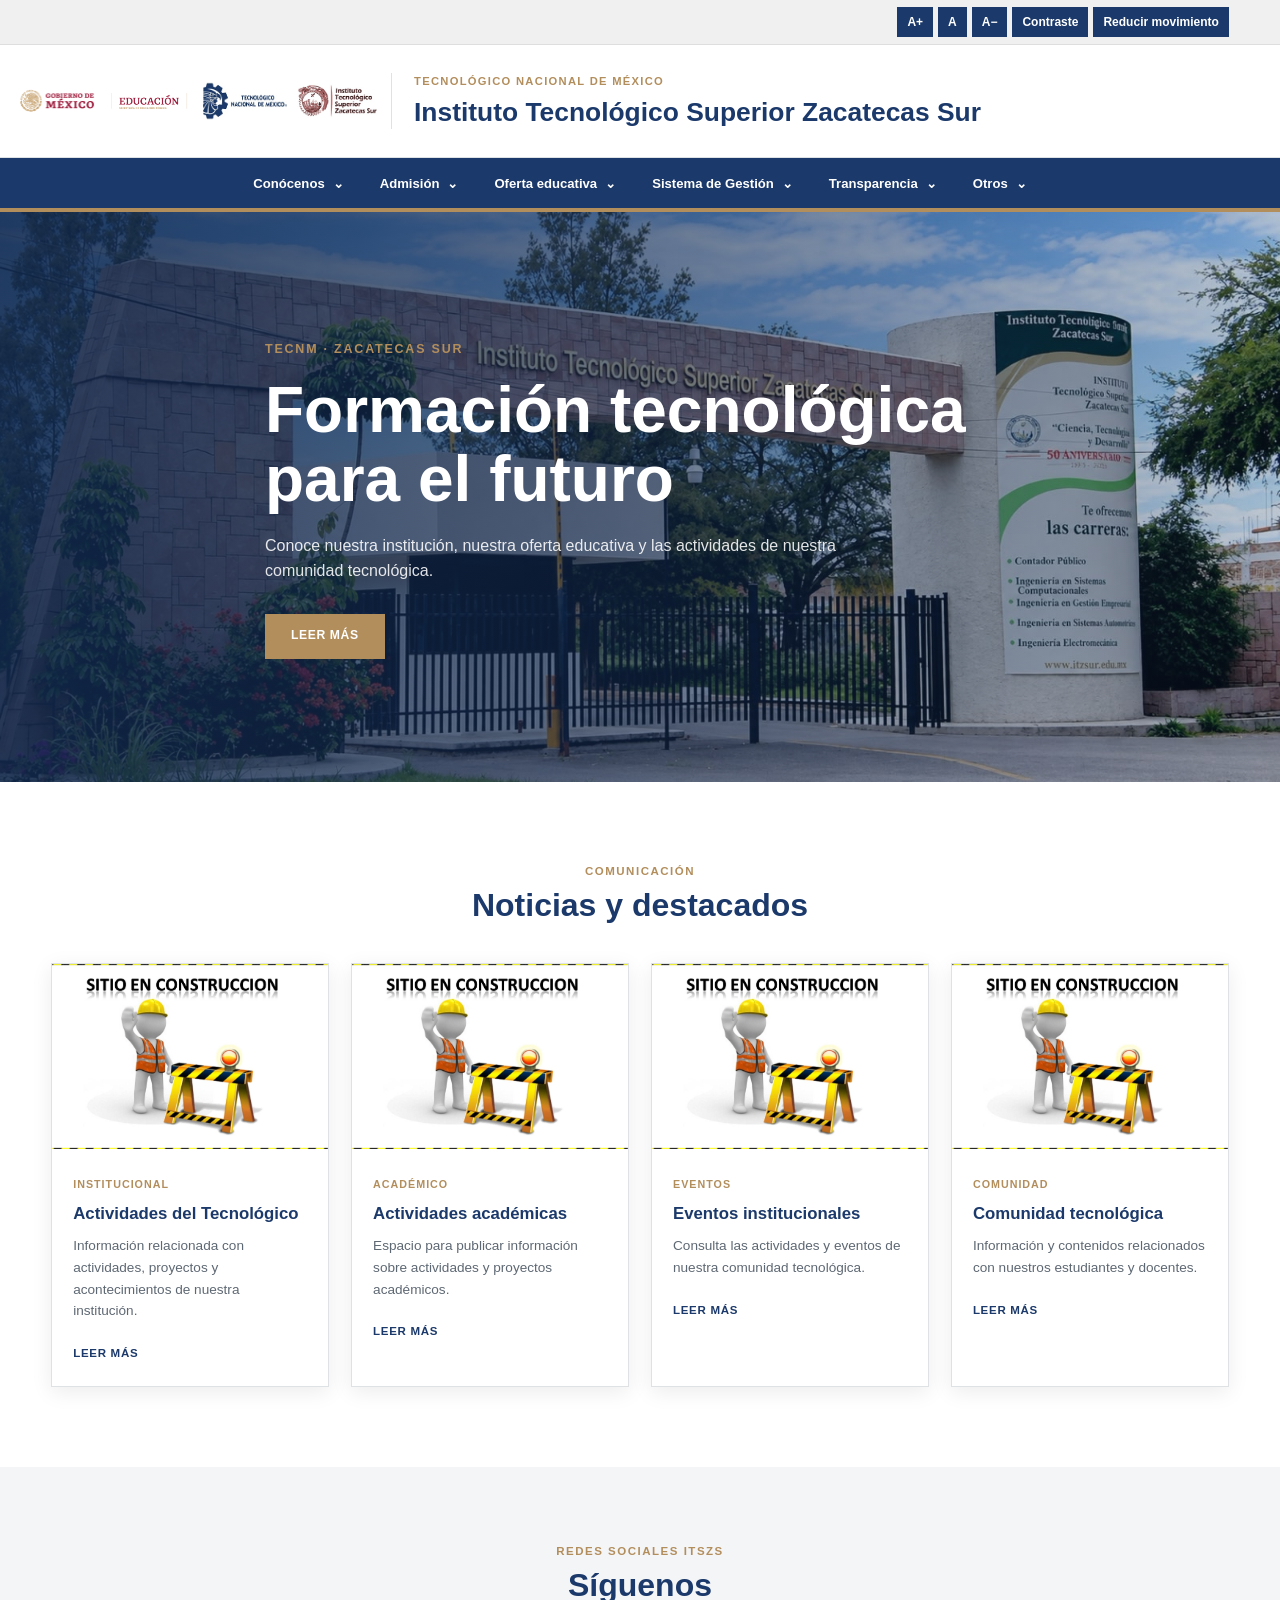
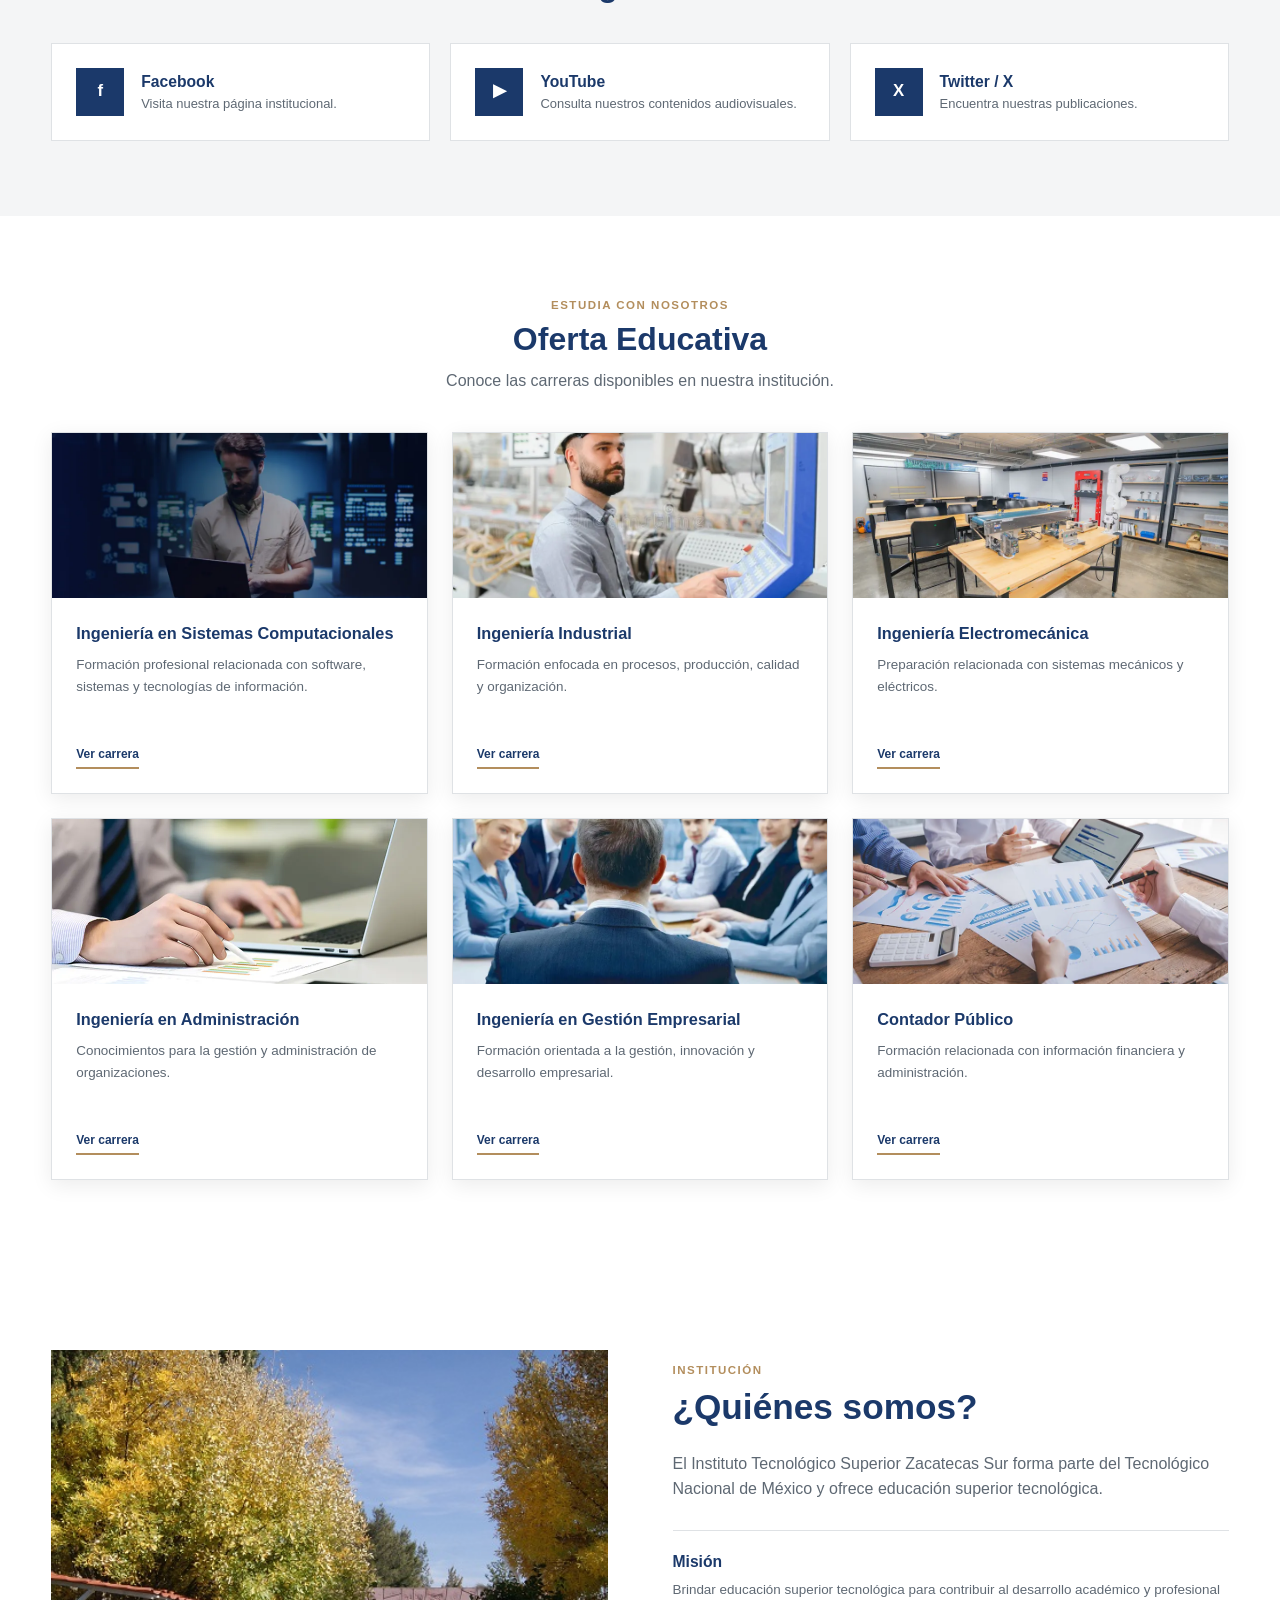
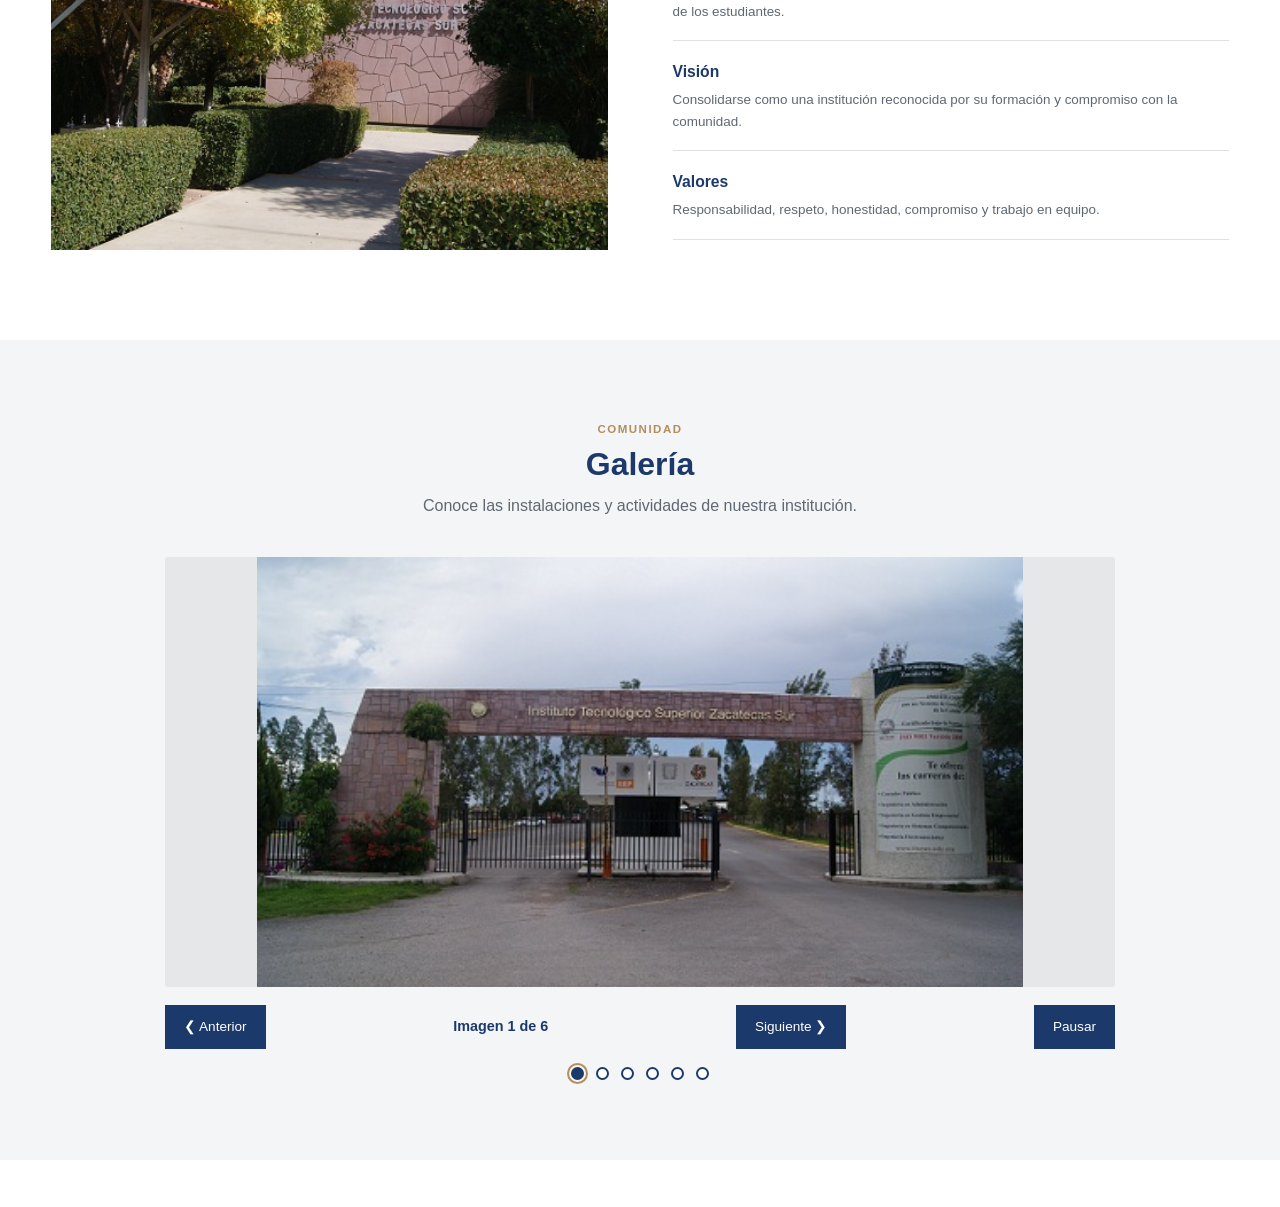
<file: index.html>
<!DOCTYPE html>
<html lang="es">
<head>
    <meta charset="UTF-8">
    <meta name="viewport" content="width=device-width, initial-scale=1.0">
    <meta http-equiv="refresh" content="0; url=pagina_principal.html">
    <title>Instituto Tecnológico Superior Zacatecas Sur</title>
    <link rel="canonical" href="pagina_principal.html">
</head>
<body>
    <p><a href="pagina_principal.html">Abrir la página principal</a></p>
</body>
</html>
</file>
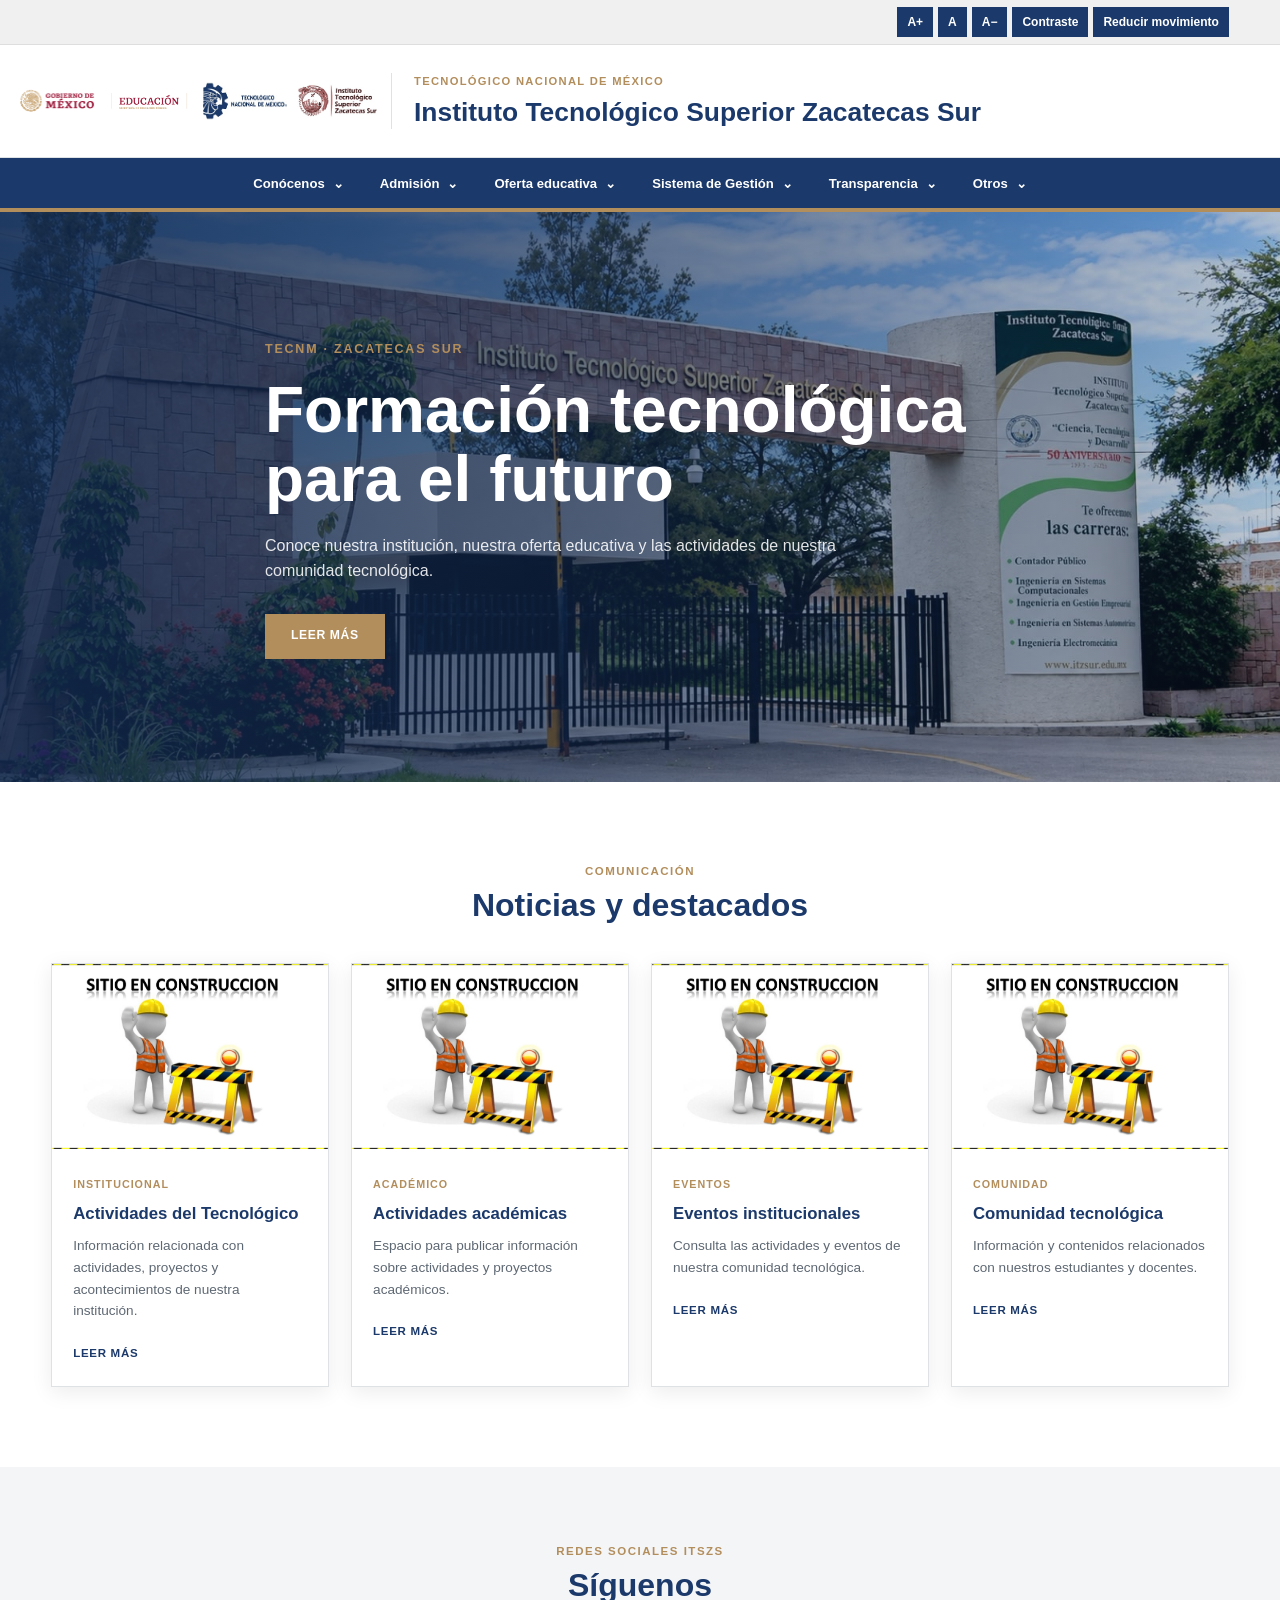
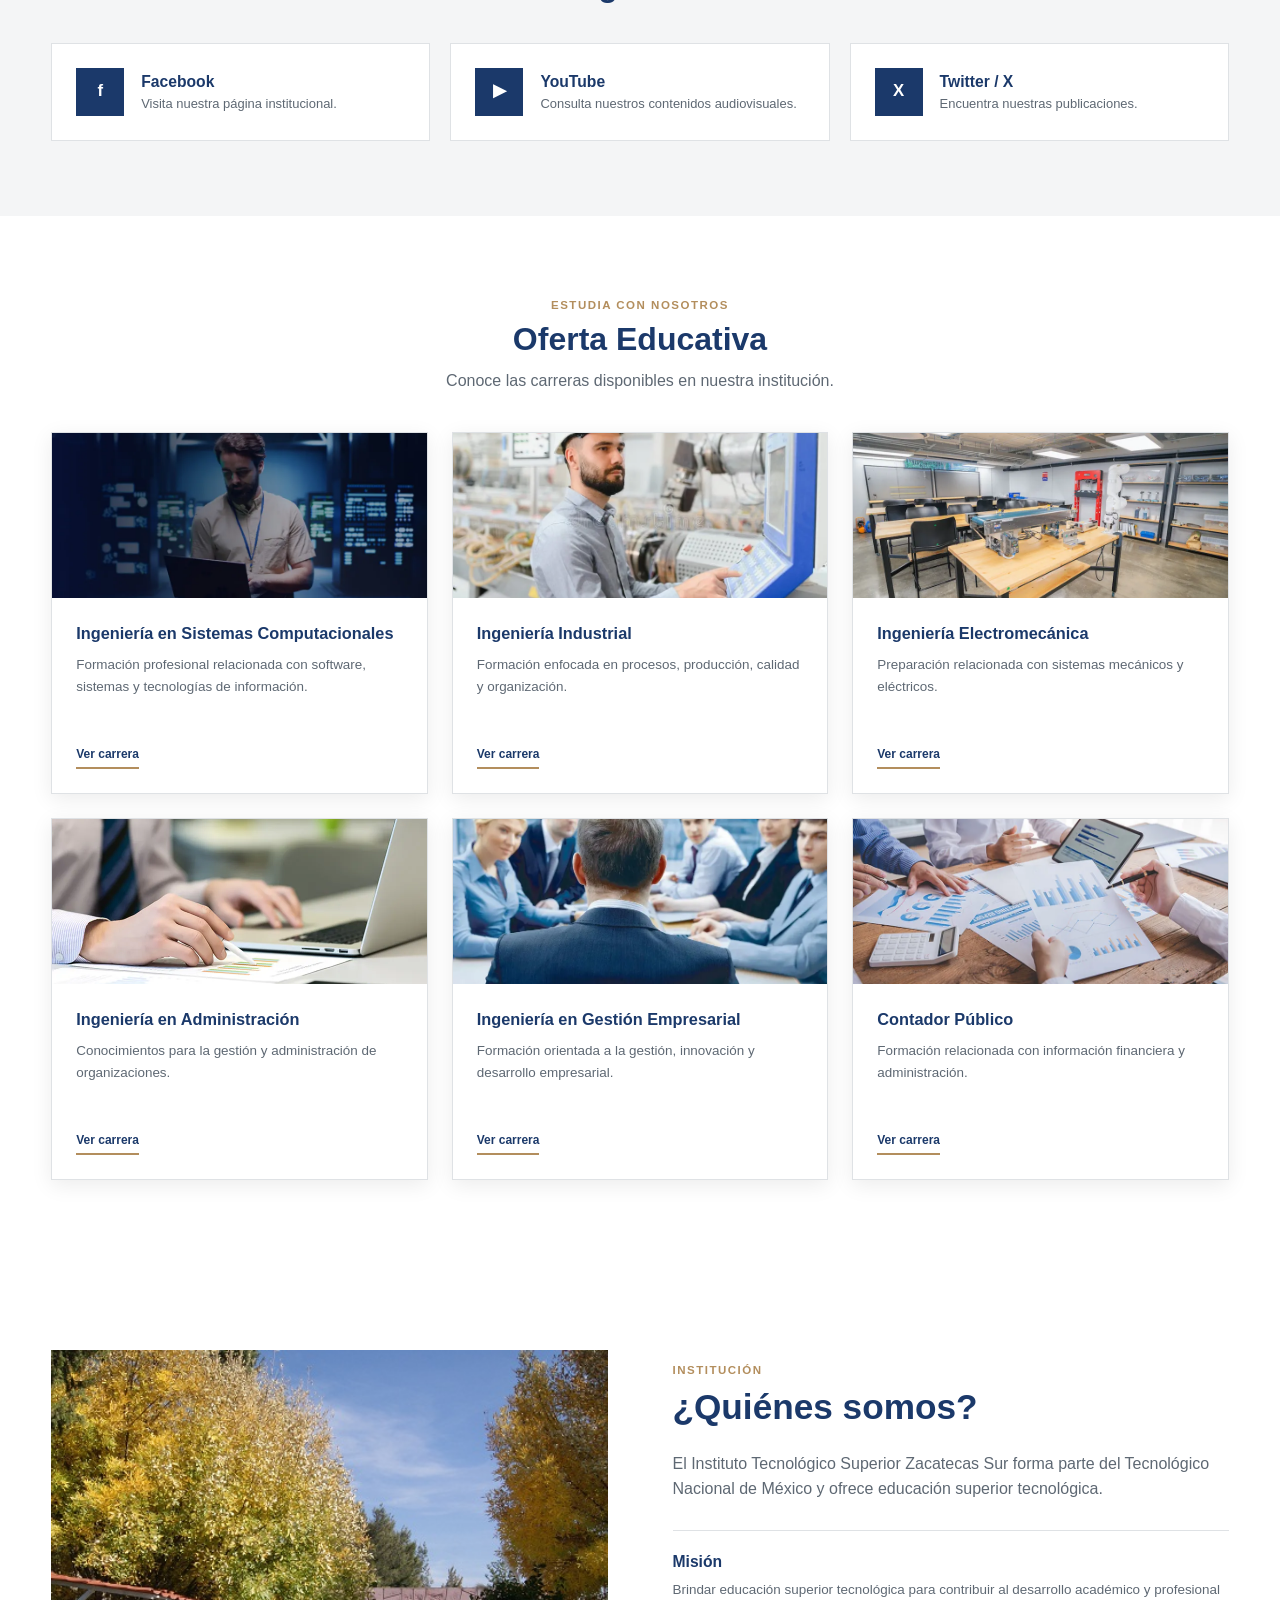
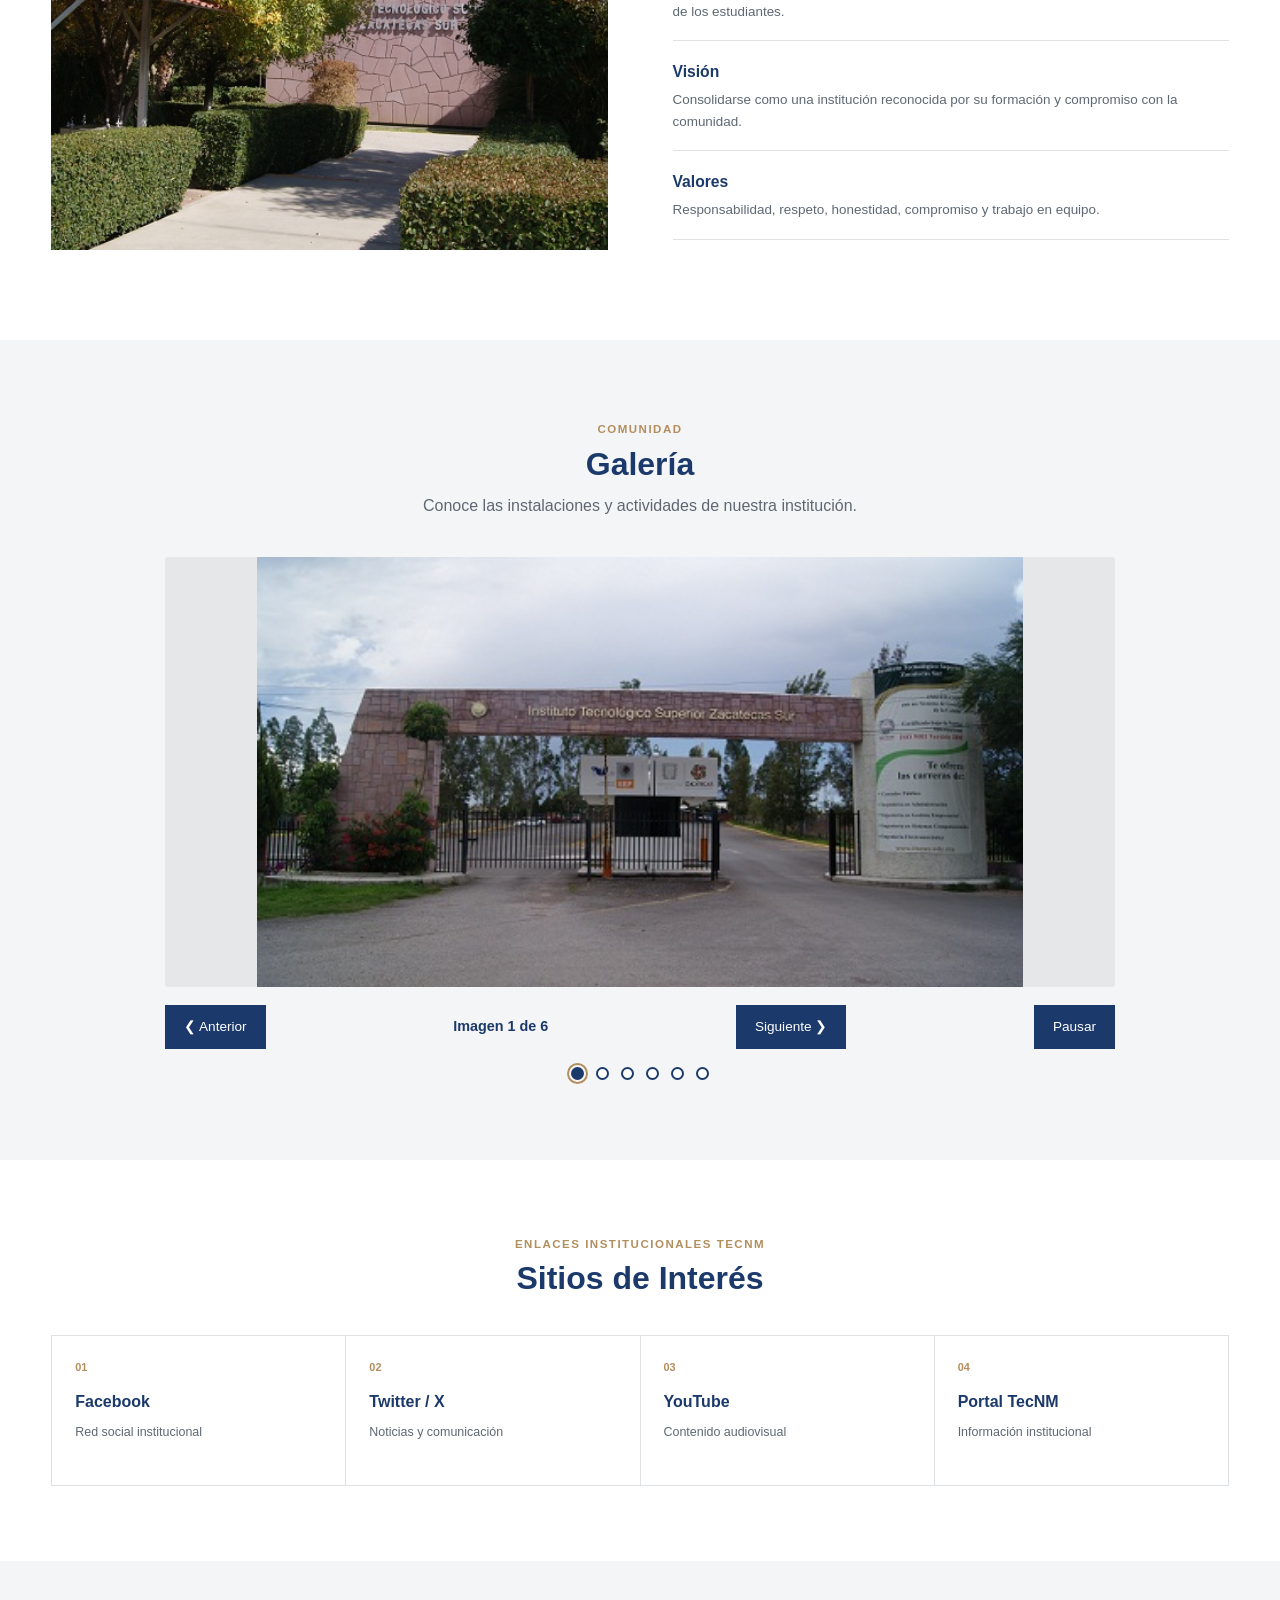
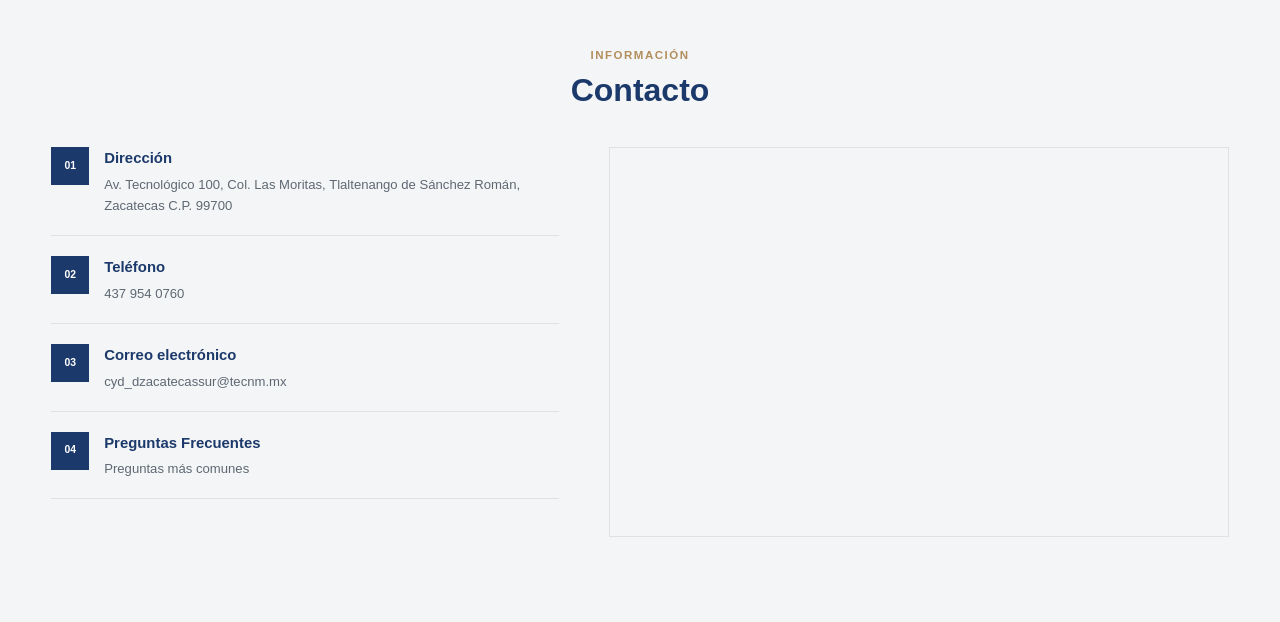
<file: pagina_principal.html>
<!DOCTYPE html>
<html lang="es">

<head>
    <meta charset="UTF-8">
    <meta name="viewport" content="width=device-width, initial-scale=1.0">
    <meta name="description" content="Sitio web del Instituto Tecnológico Superior Zacatecas Sur">
    <title>Instituto Tecnológico Superior Zacatecas Sur</title>
    <link rel="stylesheet" href="Diseno/estilos_principal.css">
</head>

<body>

    <a href="#contenido_principal" class="enlace_saltar">
        Saltar al contenido principal
    </a>

    <!-- BARRA DE ACCESIBILIDAD -->
    <div class="herramientas_accesibilidad" aria-label="Herramientas de accesibilidad">
        <button type="button" id="aumentar_texto" aria-label="Aumentar tamaño de letra">A+</button>
        <button type="button" id="restablecer_texto" aria-label="Restablecer tamaño de letra">A</button>
        <button type="button" id="disminuir_texto" aria-label="Disminuir tamaño de letra">A−</button>
        <button type="button" id="alternar_contraste" aria-pressed="false" aria-label="Activar alto contraste">
            Contraste
        </button>
        <button type="button" id="alternar_movimiento" aria-pressed="false" aria-label="Reducir animaciones">
            Reducir movimiento
        </button>
    </div>

    <!-- ENCABEZADO Y MENÚ INSTITUCIONAL -->
    <div class="encabezado_sitio_fijo">

        <!-- ENCABEZADO INSTITUCIONAL -->
        <header class="encabezado">
            <div class="contenedor contenido_encabezado">
                <div class="marca">
                    <a href="https://www.gob.mx/" class="logo_marca" aria-label="Gobierno de México">
                        <img src="imagenes/gob.png" alt="Logo del Gobierno de México">
                    </a>

                    <a href="https://www.gob.mx/sep" class="logo_marca" aria-label="Secretaría de Educación Pública">
                        <img src="imagenes/educ.png" alt="Logo de la Secretaría de Educación Pública">
                    </a>

                    <a href="https://www.tecnm.mx/" class="logo_marca" aria-label="Tecnológico Nacional de México">
                        <img src="imagenes/logonnm.jpg" alt="Logo del Tecnológico Nacional de México">
                    </a>

                    <div class="logo_marca">
                        <img src="imagenes/logotec.jpg" alt="Logo del Instituto Tecnológico Superior Zacatecas Sur">
                    </div>

                    <div class="texto_marca">
                        <span class="texto_marca_pequeno">TECNOLÓGICO NACIONAL DE MÉXICO</span>
                        <h1>Instituto Tecnológico Superior Zacatecas Sur</h1>
                    </div>
                </div>

            </div>
        </header>

        <!-- NAVEGACIÓN -->
        <nav class="barra_navegacion" aria-label="Navegación principal">
            <div class="contenedor">
                <button class="boton_menu" id="boton_menu" type="button"
                        aria-expanded="false" aria-controls="menu_principal">
                    ☰ Menú
                </button>

                <ul class="lista_navegacion" id="menu_principal">
                    <li class="desplegable">
                        <button class="boton_desplegable" type="button" aria-expanded="false">
                            Conócenos <span>⌄</span>
                        </button>
                        <ul class="menu_desplegable">
                            <li><a href="#galeria">Instalaciones</a></li>
                            <li><a href="#contacto">Localización</a></li>
                            <li><a href="#institucion">Misión y Visión</a></li>
                            <li><a href="#institucion">Valores</a></li>
                        </ul>
                    </li>

                    <li class="desplegable">
                        <button class="boton_desplegable" type="button" aria-expanded="false">
                            Admisión <span>⌄</span>
                        </button>
                        <ul class="menu_desplegable">
                            <li><a href="https://zacatecassur.tecnm.mx/programas/promocion.pdf">Convocatoria de ingreso</a></li>
                        </ul>
                    </li>

                    <li class="desplegable">
                        <button class="boton_desplegable" type="button" aria-expanded="false">
                            Oferta educativa <span>⌄</span>
                        </button>
                        <ul class="menu_desplegable">
                            <li><a href="carreras/ingenieria_en_sistemas_computacionales.html">Ingeniería en Sistemas Computacionales</a></li>
                            <li><a href="carreras/ingenieria_industrial.html">Ingeniería Industrial</a></li>
                            <li><a href="carreras/ingenieria_electromecanica.html">Ingeniería Electromecánica</a></li>
                            <li><a href="carreras/ingenieria_en_administracion.html">Ingeniería en Administración</a></li>
                            <li><a href="carreras/ingenieria_en_gestion_empresarial.html">Ingeniería en Gestión Empresarial</a></li>
                            <li><a href="carreras/contaduria_publica.html">Contador Público</a></li>
                        </ul>
                    </li>

                    <li class="desplegable">
                        <button class="boton_desplegable" type="button" aria-expanded="false">
                            Sistema de Gestión <span>⌄</span>
                        </button>
                        <ul class="menu_desplegable">
                            <li><a href="https://zacatecassur.tecnm.mx/nom25/index.php">Norma 25</a></li>
                            <li><a href="https://repositorio.buap.mx/rcontraloria/public/inf_public/2019/0/NOM_ISO_9001-2015.pdf">Norma ISO 9001</a></li>
                            <li><a href="https://www.iso.org/es/norma/14001">Norma ISO 14001</a></li>
                            <li><a href="https://zacatecassur.tecnm.mx/sysgestion/modeloigualdad/">Modelo para la igualdad</a></li>
                        </ul>
                    </li>

                    <li class="desplegable">
                        <button class="boton_desplegable" type="button" aria-expanded="false">
                            Transparencia <span>⌄</span>
                        </button>
                        <ul class="menu_desplegable">
                            <li><a href="https://zacatecassur.tecnm.mx/transparencia/inf_pub/APLICADORES.pdf">Tabla de Aplicabilidad de Transparencia</a></li>
                            <li><a href="https://zacatecassur.tecnm.mx/administrativo/cuenta.html">Cuenta Pública</a></li>
                            <li><a href="https://zacatecassur.tecnm.mx/administrativo/lgcg/mlgcg.php">Ley General de Contabilidad Gubernamental</a></li>
                            <li><a href="https://zacatecassur.tecnm.mx/administrativo/presupuesto.html">Presupuesto 2026</a></li>
                            <li><a href="https://zacatecassur.tecnm.mx/administrativo/inventario.html">Inventarios</a></li>
                        </ul>
                    </li>

                    <li class="desplegable">
                        <button class="boton_desplegable" type="button" aria-expanded="false">
                            Otros <span>⌄</span>
                        </button>
                        <ul class="menu_desplegable">
                            <li><a href="#galeria">Estudiantes</a></li>
                            <li><a href="#contacto">Docentes</a></li>
                            <li><a href="#institucion">Administrativo</a></li>
                            <li><a href="#oferta">Aspirantes</a></li>
                            <li><a href="#contacto">Inventarios</a></li>
                            <li><a href="documentos/Codigo_de_Etica_Empresa.pdf">Código de Ética de la Empresa Desarrolladora</a></li>
                        </ul>
                    </li>
                </ul>
            </div>
        </nav>

    </div>

    <main id="contenido_principal" tabindex="-1">

        <!-- Portada principal -->
        <section class="portada" id="inicio">
            <div class="imagen_portada">
                <img src="imagenes/plantel.jpeg" alt="Imagen principal de la institución">
            </div>
            <div class="capa_portada"></div>
            <div class="contenedor contenido_portada">
                <span class="etiqueta_portada">TECNM · ZACATECAS SUR</span>
                <h2>Formación tecnológica para el futuro</h2>
                <p>
                    Conoce nuestra institución, nuestra oferta educativa
                    y las actividades de nuestra comunidad tecnológica.
                </p>
                <a href="#oferta" class="boton_portada">LEER MÁS</a>
            </div>
        </section>

        <!-- NOTICIAS -->
        <section class="seccion_noticias" id="noticias">
            <div class="contenedor">
                <div class="titulo_seccion">
                    <span>Comunicación</span>
                    <h2>Noticias y destacados</h2>
                </div>

                <div class="cuadricula_noticias">
                    <article class="tarjeta_noticia">
                        <div class="imagen_noticia">
                            <img src="imagenes/ssss.jpeg" alt="Noticia institucional">
                        </div>
                        <div class="contenido_noticia">
                            <span class="categoria_noticia">INSTITUCIONAL</span>
                            <h3>Actividades del Tecnológico</h3>
                            <p>Información relacionada con actividades, proyectos y acontecimientos de nuestra institución.</p>
                            <a href="#" class="leer_mas">LEER MÁS</a>
                        </div>
                    </article>

                    <article class="tarjeta_noticia">
                        <div class="imagen_noticia">
                            <img src="imagenes/ssss.jpeg" alt="Actividad académica">
                        </div>
                        <div class="contenido_noticia">
                            <span class="categoria_noticia">ACADÉMICO</span>
                            <h3>Actividades académicas</h3>
                            <p>Espacio para publicar información sobre actividades y proyectos académicos.</p>
                            <a href="#" class="leer_mas">LEER MÁS</a>
                        </div>
                    </article>

                    <article class="tarjeta_noticia">
                        <div class="imagen_noticia">
                            <img src="imagenes/ssss.jpeg" alt="Evento institucional">
                        </div>
                        <div class="contenido_noticia">
                            <span class="categoria_noticia">EVENTOS</span>
                            <h3>Eventos institucionales</h3>
                            <p>Consulta las actividades y eventos de nuestra comunidad tecnológica.</p>
                            <a href="#" class="leer_mas">LEER MÁS</a>
                        </div>
                    </article>

                    <article class="tarjeta_noticia">
                        <div class="imagen_noticia">
                            <img src="imagenes/ssss.jpeg" alt="Comunidad estudiantil">
                        </div>
                        <div class="contenido_noticia">
                            <span class="categoria_noticia">COMUNIDAD</span>
                            <h3>Comunidad tecnológica</h3>
                            <p>Información y contenidos relacionados con nuestros estudiantes y docentes.</p>
                            <a href="#" class="leer_mas">LEER MÁS</a>
                        </div>
                    </article>
                </div>
            </div>
        </section>

        <!-- REDES SOCIALES -->
        <section class="seccion_redes">
            <div class="contenedor">
                <div class="titulo_seccion">
                    <span>Redes sociales ITSZS</span>
                    <h2>Síguenos</h2>
                </div>

                <div class="cuadricula_redes">
                    <a href="https://www.facebook.com/share/1FV9f6vFTd/" class="caja_red_social">
                        <div class="icono_red_social">f</div>
                        <div>
                            <h3>Facebook</h3>
                            <p>Visita nuestra página institucional.</p>
                        </div>
                    </a>

                    <a href="https://youtube.com/@institutotecnologicosuperi4640?si=i8EQzhAANgy63aPY" class="caja_red_social">
                        <div class="icono_red_social">▶</div>
                        <div>
                            <h3>YouTube</h3>
                            <p>Consulta nuestros contenidos audiovisuales.</p>
                        </div>
                    </a>

                    <a href="https://x.com/Zacatecas_Sur?s=20" class="caja_red_social">
                        <div class="icono_red_social">X</div>
                        <div>
                            <h3>Twitter / X</h3>
                            <p>Encuentra nuestras publicaciones.</p>
                        </div>
                    </a>
                </div>
            </div>
        </section>

        <!-- OFERTA EDUCATIVA -->
        <section class="seccion_carreras" id="oferta">
            <div class="contenedor">
                <div class="titulo_seccion">
                    <span>Estudia con nosotros</span>
                    <h2>Oferta Educativa</h2>
                    <p>Conoce las carreras disponibles en nuestra institución.</p>
                </div>

                <div class="cuadricula_carreras">
                    <article class="tarjeta_carrera">
                        <div class="imagen_carrera">
                            <img src="imagenes/sc.webp" alt="Ingeniería en Sistemas Computacionales">
                        </div>
                        <div class="contenido_carrera">
                            <h3>Ingeniería en Sistemas Computacionales</h3>
                            <p>Formación profesional relacionada con software, sistemas y tecnologías de información.</p>
                            <a href="carreras/ingenieria_en_sistemas_computacionales.html">Ver carrera</a>
                        </div>
                    </article>

                    <article class="tarjeta_carrera">
                        <div class="imagen_carrera">
                            <img src="imagenes/ii.webp" alt="Ingeniería Industrial">
                        </div>
                        <div class="contenido_carrera">
                            <h3>Ingeniería Industrial</h3>
                            <p>Formación enfocada en procesos, producción, calidad y organización.</p>
                            <a href="carreras/ingenieria_industrial.html">Ver carrera</a>
                        </div>
                    </article>

                    <article class="tarjeta_carrera">
                        <div class="imagen_carrera">
                            <img src="imagenes/ele.webp" alt="Ingeniería Electromecánica">
                        </div>
                        <div class="contenido_carrera">
                            <h3>Ingeniería Electromecánica</h3>
                            <p>Preparación relacionada con sistemas mecánicos y eléctricos.</p>
                            <a href="carreras/ingenieria_electromecanica.html">Ver carrera</a>
                        </div>
                    </article>

                    <article class="tarjeta_carrera">
                        <div class="imagen_carrera">
                            <img src="imagenes/IA.webp" alt="Ingeniería en Administración">
                        </div>
                        <div class="contenido_carrera">
                            <h3>Ingeniería en Administración</h3>
                            <p>Conocimientos para la gestión y administración de organizaciones.</p>
                            <a href="carreras/ingenieria_en_administracion.html">Ver carrera</a>
                        </div>
                    </article>

                    <article class="tarjeta_carrera">
                        <div class="imagen_carrera">
                            <img src="imagenes/ge.webp" alt="Ingeniería en Gestión Empresarial">
                        </div>
                        <div class="contenido_carrera">
                            <h3>Ingeniería en Gestión Empresarial</h3>
                            <p>Formación orientada a la gestión, innovación y desarrollo empresarial.</p>
                            <a href="carreras/ingenieria_en_gestion_empresarial.html">Ver carrera</a>
                        </div>
                    </article>

                    <article class="tarjeta_carrera">
                        <div class="imagen_carrera">
                            <img src="imagenes/cp.webp" alt="Contador Público">
                        </div>
                        <div class="contenido_carrera">
                            <h3>Contador Público</h3>
                            <p>Formación relacionada con información financiera y administración.</p>
                            <a href="carreras/contaduria_publica.html">Ver carrera</a>
                        </div>
                    </article>
                </div>
            </div>
        </section>

        <!-- INSTITUCIÓN -->
        <section class="seccion_institucion" id="institucion">
            <div class="contenedor cuadricula_institucion">
                <div class="imagen_institucion">
                    <img src="imagenes/Instituto.jpeg" alt="Fotografía de la institución">
                </div>

                <div class="informacion_institucion">
                    <div class="titulo_seccion titulo_seccion_izquierda">
                        <span>Institución</span>
                        <h2>¿Quiénes somos?</h2>
                    </div>

                    <p>
                        El Instituto Tecnológico Superior Zacatecas Sur
                        forma parte del Tecnológico Nacional de México
                        y ofrece educación superior tecnológica.
                    </p>

                    <div class="lista_institucion">
                        <div class="elemento_institucion">
                            <h3>Misión</h3>
                            <p>Brindar educación superior tecnológica para contribuir al desarrollo académico y profesional de los estudiantes.</p>
                        </div>

                        <div class="elemento_institucion">
                            <h3>Visión</h3>
                            <p>Consolidarse como una institución reconocida por su formación y compromiso con la comunidad.</p>
                        </div>

                        <div class="elemento_institucion">
                            <h3>Valores</h3>
                            <p>Responsabilidad, respeto, honestidad, compromiso y trabajo en equipo.</p>
                        </div>
                    </div>
                </div>
            </div>
        </section>

        <!-- GALERÍA -->
        <section class="seccion_galeria" id="galeria">
            <div class="contenedor">
                <div class="titulo_seccion">
                    <span>Comunidad</span>
                    <h2>Galería</h2>
                    <p>Conoce las instalaciones y actividades de nuestra institución.</p>
                </div>

                <div class="carrusel_galeria" id="carrusel_galeria"
                     role="region" aria-roledescription="carrusel"
                     aria-label="Galería de imágenes institucionales">
                    <div class="ventana_galeria">
                        <div class="pista_galeria" id="pista_galeria">
                            <div class="diapositiva_galeria">
                                <img src="imagenes/g1.jpeg" alt="Fotografía de las instalaciones del instituto">
                            </div>
                            <div class="diapositiva_galeria">
                                <img src="imagenes/g.jpeg" alt="Vista de la comunidad del instituto">
                            </div>
                            <div class="diapositiva_galeria">
                                <img src="imagenes/g3.jpeg" alt="Actividades realizadas en el instituto">
                            </div>
                            <div class="diapositiva_galeria">
                                <img src="imagenes/g4.jpeg" alt="Espacios de la institución educativa">
                            </div>
                            <div class="diapositiva_galeria">
                                <img src="imagenes/g5.jpeg" alt="Eventos de la comunidad tecnológica">
                            </div>
                            <div class="diapositiva_galeria">
                                <img src="imagenes/g6.jpeg" alt="Instalaciones y actividades académicas">
                            </div>
                        </div>
                    </div>

                    <div class="controles_carrusel controles_galeria" aria-label="Controles de la galería">

                        <button type="button" class="boton_carrusel"
                                id="anterior_galeria" aria-label="Mostrar imagen anterior">
                            &#10094; Anterior
                        </button>

                        <span class="contador_carrusel" id="contador_galeria" aria-live="polite">
                            Imagen 1 de 6
                        </span>

                        <button type="button" class="boton_carrusel"
                                id="siguiente_galeria" aria-label="Mostrar imagen siguiente">
                            Siguiente &#10095;
                        </button>

                        <button type="button" class="boton_carrusel reproducir_carrusel"
                                id="pausa_galeria" aria-pressed="false">
                            Pausar
                        </button>

                    </div>

                    <div class="puntos_galeria" aria-label="Seleccionar imagen">
                        <button type="button" data-slide="0" aria-label="Imagen 1" aria-current="true"></button>
                        <button type="button" data-slide="1" aria-label="Imagen 2"></button>
                        <button type="button" data-slide="2" aria-label="Imagen 3"></button>
                        <button type="button" data-slide="3" aria-label="Imagen 4"></button>
                        <button type="button" data-slide="4" aria-label="Imagen 5"></button>
                        <button type="button" data-slide="5" aria-label="Imagen 6"></button>
                    </div>
                </div>
            </div>
        </section>

        <!-- SITIOS DE INTERÉS -->
        <section class="seccion_enlaces">
            <div class="contenedor">
                <div class="titulo_seccion">
                    <span>Enlaces institucionales TecNM</span>
                    <h2>Sitios de Interés</h2>
                </div>

                <div class="cuadricula_interes">
                    <a href="https://www.facebook.com/SomosTecNM/" class="elemento_interes">
                        <span>01</span>
                        <strong>Facebook</strong>
                        <small>Red social institucional</small>
                    </a>

                    <a href="https://x.com/TecNM_MX" class="elemento_interes">
                        <span>02</span>
                        <strong>Twitter / X</strong>
                        <small>Noticias y comunicación</small>
                    </a>

                    <a href="https://www.youtube.com/user/SNESTMX" class="elemento_interes">
                        <span>03</span>
                        <strong>YouTube</strong>
                        <small>Contenido audiovisual</small>
                    </a>

                    <a href="https://www.tecnm.mx/" class="elemento_interes">
                        <span>04</span>
                        <strong>Portal TecNM</strong>
                        <small>Información institucional</small>
                    </a>
                </div>
            </div>
        </section>

        <!-- CONTACTO -->
        <section class="seccion_contacto" id="contacto">
            <div class="contenedor">
                <div class="titulo_seccion">
                    <span>Información</span>
                    <h2>Contacto</h2>
                </div>

                <div class="cuadricula_contacto">
                    <div class="informacion_contacto">
                        <div class="bloque_contacto">
                            <span>01</span>
                            <div>
                                <h3>Dirección</h3>
                                <p>
                                    Av. Tecnológico 100, Col. Las Moritas,
                                    Tlaltenango de Sánchez Román, Zacatecas
                                    C.P. 99700
                                </p>
                            </div>
                        </div>

                        <div class="bloque_contacto">
                            <span>02</span>
                            <div>
                                <h3>Teléfono</h3>
                                <p>437 954 0760</p>
                            </div>
                        </div>

                        <div class="bloque_contacto">
                            <span>03</span>
                            <div>
                                <h3>Correo electrónico</h3>
                                <p>cyd_dzacatecassur@tecnm.mx</p>
                            </div>
                        </div>

                        <div class="bloque_contacto">
                            <span>04</span>
                            <div>
                                <a href="preguntas_frecuentes.html"><h3>Preguntas Frecuentes</h3></a>
                                <p>Preguntas más comunes</p>
                            </div>
                        </div>
                    </div>

                    <div class="contenedor_mapa">
                        <div class="espacio_mapa">
                            <iframe
                                src="https://www.google.com/maps/embed?pb=!1m18!1m12!1m3!1d14820.051299641756!2d-103.30098335!3d21.77976465!2m3!1f0!2f0!3f0!3m2!1i1024!2i768!4f13.1!3m3!1m2!1s0x842813c0721a0b31%3A0xd64c5f225edb8d07!2sInstituto%20Tecnol%C3%B3gico%20Superior%20Zacatecas%20Sur!5e0!3m2!1ses-419!2smx!4v1791213961583!5m2!1ses-419!2smx"
                                title="Ubicación del Instituto Tecnológico Superior Zacatecas Sur en Google Maps"
                                loading="lazy"
                                allowfullscreen
                                referrerpolicy="strict-origin-when-cross-origin">
                            </iframe>
                        </div>
                    </div>
                </div>
            </div>
        </section>

    </main>

    <!-- Interacciones -->
    <script>
        /* =====================================================
           MENÚ PRINCIPAL Y SUBMENÚS
           ===================================================== */

        const menuToggle = document.getElementById("boton_menu");
        const menuPrincipal = document.getElementById("menu_principal");

        // Abrir y cerrar el menú principal.
        menuToggle.addEventListener("click", function () {
            const abierto = menuPrincipal.classList.toggle("menu-open");

            menuToggle.setAttribute("aria-expanded", abierto);
            menuToggle.innerHTML = abierto ? "✕ Cerrar menú" : "☰ Menú";
        });

        // Abrir y cerrar los submenús.
        document.querySelectorAll(".boton_desplegable").forEach(function (boton) {
            boton.addEventListener("click", function () {
                const elemento = boton.closest(".desplegable");
                const estabaAbierto = elemento.classList.contains("open");

                // Cerrar los demás submenús.
                document.querySelectorAll(".desplegable.open").forEach(function (otro) {
                    otro.classList.remove("open");
                    otro.querySelector(".boton_desplegable").setAttribute("aria-expanded", "false");
                });

                // Abrir el seleccionado si estaba cerrado.
                if (!estabaAbierto) {
                    elemento.classList.add("open");
                    boton.setAttribute("aria-expanded", "true");
                }
            });
        });

        // Cerrar el menú móvil al seleccionar un enlace.
        document.querySelectorAll("#menu_principal .menu_desplegable a").forEach(function (enlace) {
            enlace.addEventListener("click", function () {
                if (window.innerWidth <= 767) {
                    menuPrincipal.classList.remove("menu-open");
                    menuToggle.setAttribute("aria-expanded", "false");
                    menuToggle.innerHTML = "☰ Menú";

                    document.querySelectorAll(".desplegable.open").forEach(function (elemento) {
                        elemento.classList.remove("open");
                        elemento.querySelector(".boton_desplegable").setAttribute("aria-expanded", "false");
                    });
                }
            });
        });


        /* =====================================================
           CARRUSEL AUTOMÁTICO DE LA GALERÍA
           ===================================================== */

        const galleryTrack = document.getElementById("pista_galeria");
        const galleryCounter = document.getElementById("contador_galeria");
        const galleryPrev = document.getElementById("anterior_galeria");
        const galleryNext = document.getElementById("siguiente_galeria");
        const galleryDots = document.querySelectorAll(".puntos_galeria button");
        const galleryPause = document.getElementById("pausa_galeria");

        let galleryIndex = 0;
        const galleryTotal = galleryTrack.children.length;
        let galleryTimer = null;
        let galleryPausado = false;

        // Mostrar la imagen indicada y actualizar el contador y los puntos.
        function mostrarImagen(indice) {
            galleryIndex = (indice + galleryTotal) % galleryTotal;

            galleryTrack.style.transform = `translateX(-${galleryIndex * 100}%)`;
            galleryCounter.textContent = `Imagen ${galleryIndex + 1} de ${galleryTotal}`;

            galleryDots.forEach(function (boton, i) {
                if (i === galleryIndex) {
                    boton.setAttribute("aria-current", "true");
                } else {
                    boton.removeAttribute("aria-current");
                }
            });
        }

        // Detener el temporizador automático.
        function detenerCarrusel() {
            clearInterval(galleryTimer);
            galleryTimer = null;
        }

        // Avanzar una imagen cada cinco segundos.
        function iniciarCarrusel() {
            detenerCarrusel();

            const movimientoReducido =
                document.body.classList.contains("reducir_movimiento") ||
                window.matchMedia("(prefers-reduced-motion: reduce)").matches;

            if (galleryPausado || movimientoReducido) {
                return;
            }

            galleryTimer = setInterval(function () {
                mostrarImagen(galleryIndex + 1);
            }, 5000);
        }

        // Botón anterior.
        galleryPrev.addEventListener("click", function () {
            mostrarImagen(galleryIndex - 1);
            iniciarCarrusel();
        });

        // Botón siguiente.
        galleryNext.addEventListener("click", function () {
            mostrarImagen(galleryIndex + 1);
            iniciarCarrusel();
        });

        // Indicadores inferiores.
        galleryDots.forEach(function (boton) {
            boton.addEventListener("click", function () {
                mostrarImagen(Number(boton.dataset.slide));
                iniciarCarrusel();
            });
        });

        // Botón para pausar o reanudar el carrusel.
        galleryPause.addEventListener("click", function () {
            galleryPausado = !galleryPausado;

            galleryPause.textContent = galleryPausado ? "Reanudar" : "Pausar";
            galleryPause.setAttribute("aria-pressed", galleryPausado);

            if (galleryPausado) {
                detenerCarrusel();
            } else {
                iniciarCarrusel();
            }
        });

        // Iniciar mostrando la primera imagen.
        mostrarImagen(0);
        iniciarCarrusel();


        /* =====================================================
           TAMAÑO DEL TEXTO
           ===================================================== */

        let porcentajeTexto = 100;

        document.getElementById("aumentar_texto").addEventListener("click", function () {
            porcentajeTexto = Math.min(porcentajeTexto + 10, 150);
            document.documentElement.style.fontSize = porcentajeTexto + "%";
        });

        document.getElementById("disminuir_texto").addEventListener("click", function () {
            porcentajeTexto = Math.max(porcentajeTexto - 10, 80);
            document.documentElement.style.fontSize = porcentajeTexto + "%";
        });

        document.getElementById("restablecer_texto").addEventListener("click", function () {
            porcentajeTexto = 100;
            document.documentElement.style.fontSize = "100%";
        });


        /* =====================================================
           ALTO CONTRASTE
           ===================================================== */

        const contrastButton = document.getElementById("alternar_contraste");

        contrastButton.addEventListener("click", function () {
            const activado = document.body.classList.toggle("alto_contraste");

            contrastButton.setAttribute("aria-pressed", activado);
            contrastButton.textContent = activado ? "Contraste normal" : "Contraste";
        });


        /* =====================================================
           REDUCIR ANIMACIONES
           ===================================================== */

        const motionButton = document.getElementById("alternar_movimiento");

        motionButton.addEventListener("click", function () {
            const activado = document.body.classList.toggle("reducir_movimiento");

            motionButton.setAttribute("aria-pressed", activado);
            motionButton.textContent = activado ? "Activar animaciones" : "Reducir movimiento";

            if (activado) {
                detenerCarrusel();
            } else {
                iniciarCarrusel();
            }
        });
    </script>

</body>
</html>
</file>
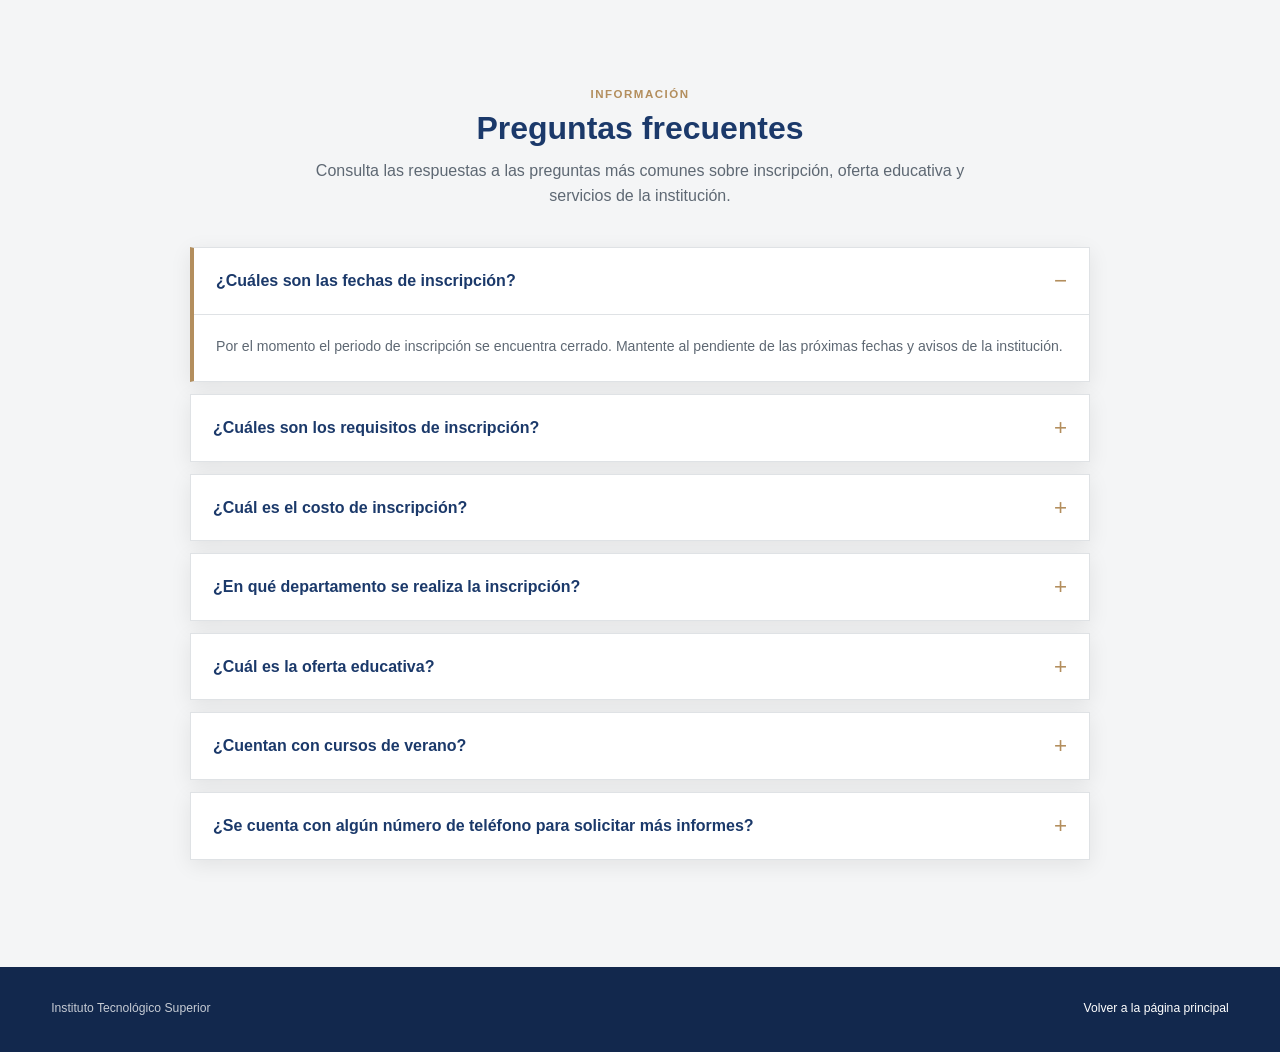
<file: preguntas_frecuentes.html>
<!DOCTYPE html>
<html lang="es">
<head>
    <meta charset="UTF-8">
    <meta name="viewport" content="width=device-width, initial-scale=1.0">
    <meta name="description" content="Preguntas frecuentes del Instituto Tecnológico Superior.">
    <title>Preguntas frecuentes</title>

    <link rel="stylesheet" href="Diseno/estilos_preguntas.css">
</head>
<body>


    <!-- CONTENIDO PRINCIPAL -->

    <main id="contenido">

        <section class="seccion_preguntas">
            <div class="contenedor">

                <div class="titulo_seccion">
                    <span>Información</span>
                    <h2>Preguntas frecuentes</h2>
                    <p>
                        Consulta las respuestas a las preguntas más comunes
                        sobre inscripción, oferta educativa y servicios de la institución.
                    </p>
                </div>


                <div class="lista_preguntas">

                    <!-- Pregunta 1 -->
                    <details class="elemento_pregunta" open>
                        <summary>¿Cuáles son las fechas de inscripción?</summary>
                        <div class="respuesta_pregunta">
                            <p>
                                Por el momento el periodo de inscripción se encuentra cerrado.
                                Mantente al pendiente de las próximas fechas y avisos de la institución.
                            </p>
                        </div>
                    </details>

                    <!-- Pregunta 2 -->
                    <details class="elemento_pregunta">
                        <summary>¿Cuáles son los requisitos de inscripción?</summary>
                        <div class="respuesta_pregunta">
                            <ol>
                                <li>Acta de nacimiento, original y dos copias.</li>
                                <li>Certificado de secundaria, original y dos copias.</li>
                                <li>Certificado de preparatoria, original y dos copias.</li>
                                <li>Constancia de buena conducta, original y dos copias.</li>
                                <li>4 fotografías tamaño infantil.</li>
                                <li>Certificado médico con tipo de sangre, original y dos copias.</li>
                                <li>CURP, original y dos copias.</li>
                            </ol>
                        </div>
                    </details>

                    <!-- Pregunta 3 -->
                    <details class="elemento_pregunta">
                        <summary>¿Cuál es el costo de inscripción?</summary>
                        <div class="respuesta_pregunta">
                            <p>
                                El costo de inscripción es de <strong>$1,100.00</strong>.
                                Se debe acudir al departamento de Financieros de la institución
                                para la emisión de la ficha de depósito.
                            </p>
                        </div>
                    </details>

                    <!-- Pregunta 4 -->
                    <details class="elemento_pregunta">
                        <summary>¿En qué departamento se realiza la inscripción?</summary>
                        <div class="respuesta_pregunta">
                            <p>
                                Acudir al departamento de Servicios Escolares, Edificio A,
                                con el Ing. Esteban Tejada Moreno.
                            </p>
                        </div>
                    </details>

                    <!-- Pregunta 5 -->
                    <details class="elemento_pregunta">
                        <summary>¿Cuál es la oferta educativa?</summary>
                        <div class="respuesta_pregunta">
                            <ul>
                                <li>Ingeniería en Sistemas Computacionales.</li>
                                <li>Ingeniería Industrial.</li>
                                <li>Ingeniería en Administración.</li>
                                <li>Ingeniería Electromecánica.</li>
                                <li>Ingeniería en Gestión Empresarial.</li>
                                <li>Contador Público.</li>
                            </ul>
                        </div>
                    </details>

                    <!-- Pregunta 6 -->
                    <details class="elemento_pregunta">
                        <summary>¿Cuentan con cursos de verano?</summary>
                        <div class="respuesta_pregunta">
                            <p>
                                Sí. Las próximas fechas se publicarán posteriormente.
                            </p>
                        </div>
                    </details>

                    <!-- Pregunta 7 -->
                    <details class="elemento_pregunta">
                        <summary>¿Se cuenta con algún número de teléfono para solicitar más informes?</summary>
                        <div class="respuesta_pregunta">
                            <p>
                                Desde luego. Para solicitar más información puedes comunicarte a los siguientes números:
                            </p>

                            <div class="lista_telefonos">
                                <a href="tel:4371074374">437 107 4374</a>
                                <a href="tel:4379540760">437 954 0760</a>
                            </div>
                        </div>
                    </details>

                </div>

            </div>
        </section>

    </main>


    <!-- Pie de página -->

    <footer class="pie_pagina">
        <div class="contenedor contenido_pie_pagina">
            <p>Instituto Tecnológico Superior</p>
            <a href="pagina_principal.html">Volver a la página principal</a>
        </div>
    </footer>

</body>
</html>
</file>
<file: Diseno/estilos_principal.css>
/* Variables de color y diseño */

:root {
    --azul-tecnm: #1b396a;
    --azul-oscuro: #12284d;
    --azul-medio: #284d80;
    --dorado: #b38e5d;

    --blanco: #ffffff;
    --gris-claro: #f4f5f6;
    --gris-medio: #dfe2e5;
    --gris-texto: #5e6873;
    --gris-oscuro: #303943;

    --sombra: 0 5px 20px rgba(0, 0, 0, 0.08);
    --sombra-hover: 0 12px 30px rgba(0, 0, 0, 0.12);

    --radio: 4px;
    --ancho: 1180px;
    --transicion: 0.25s ease;
}


/* Reset y configuración general */

* {
    margin: 0;
    padding: 0;
    box-sizing: border-box;
}

html {
    scroll-behavior: smooth;
    overflow-x: clip;
}

body {
    font-family: "Noto Sans", Arial, Helvetica, sans-serif;
    color: var(--gris-texto);
    background: var(--blanco);
    line-height: 1.6;
    overflow-x: clip;
}

img {
    display: block;
    max-width: 100%;
}

a {
    text-decoration: none;
    color: inherit;
}

ul {
    list-style: none;
}

button {
    font-family: inherit;
}

.contenedor {
    width: min(92%, var(--ancho));
    margin: 0 auto;
}

main section[id] {
    scroll-margin-top: 185px;
}


/* Accesibilidad */

.herramientas_accesibilidad {
    display: flex;
    align-items: center;
    justify-content: flex-end;
    flex-wrap: wrap;
    gap: 5px;
    padding: 7px max(4%, calc((100% - var(--ancho)) / 2));
    background: #f0f0f0;
    border-bottom: 1px solid #dedede;
}

.herramientas_accesibilidad button {
    min-height: 30px;
    padding: 5px 9px;
    border: 1px solid var(--azul-tecnm);
    background: var(--azul-tecnm);
    color: var(--blanco);
    font-size: 0.75rem;
    font-weight: 700;
    cursor: pointer;
    transition: background-color var(--transicion);
}

.herramientas_accesibilidad button:hover,
.herramientas_accesibilidad button:focus-visible {
    background: var(--azul-oscuro);
    outline: 2px solid var(--dorado);
    outline-offset: 2px;
}

.enlace_saltar {
    position: absolute;
    top: -100px;
    left: 10px;
    z-index: 10000;
    padding: 12px 18px;
    background: var(--azul-tecnm);
    color: var(--blanco);
    font-weight: 700;
}

.enlace_saltar:focus {
    top: 10px;
}


/* Encabezado institucional fijo */

/* Mantiene juntos los logotipos, el nombre del instituto
   y el menú mientras el usuario se desplaza. */

.encabezado_sitio_fijo {
    position: sticky;
    top: 0;
    z-index: 3000;
    width: 100%;
    background: var(--blanco);
}

.encabezado {
    background: var(--blanco);
    border-bottom: 1px solid var(--gris-medio);
}

.contenido_encabezado {
    min-height: 112px;
    display: flex;
    align-items: center;
    margin-left: 15px;
}

.marca {
    display: flex;
    align-items: center;
    gap: 10px;
}

.logo_marca {
    flex: 0 0 auto;
    width: 84px;
    height: 84px;
}

.logo_marca img {
    width: 100%;
    height: 100%;
    object-fit: contain;
}

.texto_marca {
    padding-left: 22px;
    border-left: 1px solid var(--gris-medio);
}

.texto_marca_pequeno {
    display: block;
    margin-bottom: 5px;
    color: var(--dorado);
    font-size: 0.70rem;
    font-weight: 700;
    letter-spacing: 1.3px;
}

.texto_marca h1 {
    max-width: 700px;
    color: var(--azul-tecnm);
    font-size: 1.65rem;
    line-height: 1.25;
    font-weight: 700;
}


/* Navegación principal */

.barra_navegacion {
    background: var(--azul-tecnm);
    border-bottom: 4px solid var(--dorado);
}

.boton_menu {
    display: none;
}

.lista_navegacion {
    display: flex;
    justify-content: center;
    align-items: stretch;
}

.lista_navegacion li {
    position: relative;
    list-style: none;
}

/* Elementos principales del menú */

.boton_desplegable {
    display: flex;
    align-items: center;
    justify-content: center;
    gap: 8px;
    width: 100%;
    min-height: 50px;
    padding: 0 18px;
    border: none;
    background: transparent;
    color: var(--blanco);
    font-size: 0.82rem;
    font-weight: 600;
    cursor: pointer;
    transition: background-color var(--transicion), color var(--transicion);
}

.boton_desplegable:hover,
.boton_desplegable:focus-visible {
    background: var(--azul-oscuro);
    color: var(--dorado);
}

/* Submenús */

.menu_desplegable {
    position: absolute;
    top: 100%;
    left: 0;
    display: none;
    flex-direction: column;
    min-width: 210px;
    background: var(--azul-tecnm);
    border-top: 3px solid var(--dorado);
    z-index: 1000;
    box-shadow: 0 8px 18px rgba(0, 0, 0, 0.20);
}

/* Abrir submenús en computadora */

.desplegable:hover > .menu_desplegable,
.desplegable:focus-within > .menu_desplegable,
.desplegable.open > .menu_desplegable {
    display: flex;
}

.menu_desplegable li {
    width: 100%;
}

.menu_desplegable a {
    display: flex;
    align-items: center;
    justify-content: flex-start;
    min-height: 42px;
    padding: 12px 16px;
    color: var(--blanco);
    font-size: 0.78rem;
    border-bottom: 1px solid rgba(255, 255, 255, 0.10);
    transition: background-color var(--transicion), color var(--transicion), padding-left var(--transicion);
}

.menu_desplegable a:hover,
.menu_desplegable a:focus-visible {
    background: var(--azul-oscuro);
    color: var(--dorado);
    padding-left: 22px;
}


/* Hero / publicación principal */

.portada {
    position: relative;
    display: flex;
    align-items: center;
    min-height: 570px;
    overflow: hidden;
    background: var(--azul-tecnm);
}

.imagen_portada {
    position: absolute;
    inset: 0;
    width: 100%;
    height: 100%;
}

.imagen_portada img {
    width: 100%;
    height: 100%;
    object-fit: cover;
}

.capa_portada {
    position: absolute;
    inset: 0;
    background: linear-gradient(
        90deg,
        rgba(17, 40, 77, 0.88) 0%,
        rgba(17, 40, 77, 0.63) 48%,
        rgba(17, 40, 77, 0.25) 100%
    );
}

.contenido_portada {
    position: relative;
    z-index: 2;
    max-width: 750px;
    color: var(--blanco);
}

.etiqueta_portada {
    display: inline-block;
    margin-bottom: 16px;
    color: var(--dorado);
    font-size: 0.78rem;
    font-weight: 700;
    letter-spacing: 1.8px;
}

.contenido_portada h2 {
    max-width: 720px;
    margin-bottom: 18px;
    font-size: clamp(2.4rem, 5vw, 4.2rem);
    line-height: 1.08;
    font-weight: 700;
}

.contenido_portada p {
    max-width: 650px;
    margin-bottom: 30px;
    color: rgba(255, 255, 255, 0.88);
    font-size: 1rem;
}

.boton_portada {
    display: inline-flex;
    align-items: center;
    justify-content: center;
    min-height: 45px;
    padding: 0 25px;
    background: var(--dorado);
    color: var(--blanco);
    font-size: 0.76rem;
    font-weight: 700;
    letter-spacing: 0.6px;
    border: 1px solid var(--dorado);
    transition: background-color var(--transicion), transform var(--transicion);
}

.boton_portada:hover {
    background: #987747;
    transform: translateY(-2px);
}


/* Títulos de sección */

.titulo_seccion {
    margin-bottom: 38px;
    text-align: center;
}

.titulo_seccion > span {
    display: block;
    margin-bottom: 6px;
    color: var(--dorado);
    font-size: 0.72rem;
    font-weight: 700;
    letter-spacing: 1.5px;
    text-transform: uppercase;
}

.titulo_seccion h2 {
    color: var(--azul-tecnm);
    font-size: 2rem;
    line-height: 1.2;
}

.titulo_seccion p {
    max-width: 650px;
    margin: 10px auto 0;
    color: var(--gris-texto);
}


/* Noticias */

.seccion_noticias {
    padding: 80px 0;
    background: var(--blanco);
}

.cuadricula_noticias {
    display: grid;
    grid-template-columns: repeat(4, 1fr);
    gap: 22px;
}

.tarjeta_noticia {
    background: var(--blanco);
    border: 1px solid var(--gris-medio);
    box-shadow: var(--sombra);
    transition: transform var(--transicion), box-shadow var(--transicion);
}

.tarjeta_noticia:hover {
    transform: translateY(-4px);
    box-shadow: var(--sombra-hover);
}

.imagen_noticia {
    width: 100%;
    height: 185px;
    overflow: hidden;
    background: #d8dde2;
}

.imagen_noticia img {
    width: 100%;
    height: 100%;
    object-fit: cover;
    transition: transform 0.4s ease;
}

.tarjeta_noticia:hover .imagen_noticia img {
    transform: scale(1.04);
}

.contenido_noticia {
    padding: 21px;
}

.categoria_noticia {
    color: var(--dorado);
    font-size: 0.67rem;
    font-weight: 700;
    letter-spacing: 1px;
}

.contenido_noticia h3 {
    margin: 8px 0 10px;
    color: var(--azul-tecnm);
    font-size: 1.05rem;
    line-height: 1.3;
}

.contenido_noticia p {
    margin-bottom: 17px;
    color: var(--gris-texto);
    font-size: 0.85rem;
}

.leer_mas {
    color: var(--azul-tecnm);
    font-size: 0.72rem;
    font-weight: 700;
    letter-spacing: 0.7px;
}

.leer_mas:hover {
    color: var(--dorado);
}


/* Redes sociales */

.seccion_redes {
    padding: 75px 0;
    background: var(--gris-claro);
}

.cuadricula_redes {
    display: grid;
    grid-template-columns: repeat(3, 1fr);
    gap: 20px;
}

.caja_red_social {
    display: flex;
    align-items: center;
    gap: 17px;
    padding: 24px;
    background: var(--blanco);
    border: 1px solid var(--gris-medio);
    transition: transform var(--transicion), box-shadow var(--transicion);
}

.caja_red_social:hover {
    transform: translateY(-3px);
    box-shadow: var(--sombra);
}

.icono_red_social {
    display: flex;
    align-items: center;
    justify-content: center;
    flex: 0 0 48px;
    width: 48px;
    height: 48px;
    background: var(--azul-tecnm);
    color: var(--blanco);
    font-size: 1.05rem;
    font-weight: 700;
}

.caja_red_social h3 {
    color: var(--azul-tecnm);
    font-size: 0.98rem;
}

.caja_red_social p {
    color: var(--gris-texto);
    font-size: 0.81rem;
}


/* Sitios de interés */

.seccion_enlaces {
    padding: 75px 0;
    background: var(--blanco);
}

.cuadricula_interes {
    display: grid;
    grid-template-columns: repeat(4, 1fr);
    border-top: 1px solid var(--gris-medio);
    border-left: 1px solid var(--gris-medio);
}

.elemento_interes {
    min-height: 150px;
    padding: 23px;
    border-right: 1px solid var(--gris-medio);
    border-bottom: 1px solid var(--gris-medio);
    transition: background-color var(--transicion), padding-left var(--transicion);
}

.elemento_interes:hover {
    background: var(--gris-claro);
    padding-left: 28px;
}

.elemento_interes span {
    display: block;
    margin-bottom: 12px;
    color: var(--dorado);
    font-size: 0.68rem;
    font-weight: 700;
}

.elemento_interes strong {
    display: block;
    margin-bottom: 4px;
    color: var(--azul-tecnm);
    font-size: 1rem;
}

.elemento_interes small {
    color: var(--gris-texto);
    font-size: 0.78rem;
}


/* Oferta educativa */

.seccion_carreras {
    padding: 80px 0;
    background: var(--blanco);
}

.cuadricula_carreras {
    display: grid;
    grid-template-columns: repeat(3, 1fr);
    gap: 24px;
}

.tarjeta_carrera {
    display: flex;
    flex-direction: column;
    background: var(--blanco);
    border: 1px solid var(--gris-medio);
    box-shadow: var(--sombra);
    transition: transform var(--transicion), box-shadow var(--transicion);
}

.tarjeta_carrera:hover {
    transform: translateY(-4px);
    box-shadow: var(--sombra-hover);
}

.imagen_carrera {
    height: 165px;
    overflow: hidden;
    background: #d8dde2;
}

.imagen_carrera img {
    width: 100%;
    height: 100%;
    object-fit: cover;
}

.contenido_carrera {
    padding: 24px;
}

.contenido_carrera h3 {
    margin-bottom: 10px;
    color: var(--azul-tecnm);
    font-size: 1.02rem;
    line-height: 1.35;
}

.contenido_carrera p {
    min-height: 68px;
    margin-bottom: 18px;
    color: var(--gris-texto);
    font-size: 0.84rem;
}

.contenido_carrera a {
    display: inline-flex;
    padding-bottom: 3px;
    border-bottom: 2px solid var(--dorado);
    color: var(--azul-tecnm);
    font-size: 0.75rem;
    font-weight: 700;
}

.contenido_carrera a:hover {
    color: var(--dorado);
}


/* Institución */

.seccion_institucion {
    padding: 90px 0;
    background: var(--blanco);
}

.cuadricula_institucion {
    display: grid;
    grid-template-columns: 1fr 1fr;
    gap: 65px;
    align-items: center;
}

.imagen_institucion {
    height: 500px;
    overflow: hidden;
    background: var(--gris-claro);
}

.imagen_institucion img {
    width: 100%;
    height: 100%;
    object-fit: cover;
}

.titulo_seccion_izquierda {
    margin-bottom: 23px;
    text-align: left;
}

.titulo_seccion_izquierda h2 {
    font-size: 2.2rem;
}

.informacion_institucion > p {
    margin-bottom: 28px;
    color: var(--gris-texto);
}

.lista_institucion {
    border-top: 1px solid var(--gris-medio);
}

.elemento_institucion {
    padding: 18px 0;
    border-bottom: 1px solid var(--gris-medio);
}

.elemento_institucion h3 {
    margin-bottom: 5px;
    color: var(--azul-tecnm);
    font-size: 0.98rem;
}

.elemento_institucion p {
    color: var(--gris-texto);
    font-size: 0.84rem;
}


/* Alumnos */

.seccion_estudiantes {
    padding: 85px 0;
    background: var(--azul-tecnm);
    color: var(--blanco);
}

.contenido_estudiantes {
    text-align: center;
}

.contenido_estudiantes > span {
    color: var(--dorado);
    font-size: 0.72rem;
    font-weight: 700;
    letter-spacing: 1.4px;
    text-transform: uppercase;
}

.contenido_estudiantes h2 {
    margin: 10px 0 13px;
    color: var(--blanco);
    font-size: 2.3rem;
    line-height: 1.2;
}

.contenido_estudiantes p {
    max-width: 650px;
    margin: 0 auto 25px;
    color: rgba(255, 255, 255, 0.80);
}

.botones_estudiantes {
    display: flex;
    justify-content: center;
    gap: 12px;
}


/* Botones generales */

.boton {
    display: inline-flex;
    align-items: center;
    justify-content: center;
    min-height: 44px;
    padding: 0 22px;
    font-size: 0.75rem;
    font-weight: 700;
    transition: background-color var(--transicion), color var(--transicion), border-color var(--transicion), transform var(--transicion);
}

.boton:hover {
    transform: translateY(-2px);
}

.boton_dorado {
    background: var(--dorado);
    color: var(--blanco);
    border: 1px solid var(--dorado);
}

.boton_dorado:hover {
    background: #987747;
    border-color: #987747;
}

.boton_transparente {
    background: transparent;
    color: var(--blanco);
    border: 1px solid rgba(255, 255, 255, 0.6);
}

.boton_transparente:hover {
    background: var(--blanco);
    color: var(--azul-tecnm);
}

.boton_contorno {
    background: transparent;
    color: var(--azul-tecnm);
    border: 1px solid var(--azul-tecnm);
}

.boton_contorno:hover {
    background: var(--azul-tecnm);
    color: var(--blanco);
}


/* Aspirantes */

.seccion_aspirantes {
    padding: 80px 0;
    background: var(--blanco);
}

.caja_aspirantes {
    display: flex;
    justify-content: space-between;
    align-items: center;
    gap: 35px;
    padding: 45px;
    background: var(--gris-claro);
    border-left: 5px solid var(--dorado);
}

.caja_aspirantes > div:first-child {
    max-width: 700px;
}

.caja_aspirantes span {
    color: var(--dorado);
    font-size: 0.72rem;
    font-weight: 700;
    letter-spacing: 1.4px;
    text-transform: uppercase;
}

.caja_aspirantes h2 {
    margin: 8px 0 12px;
    color: var(--azul-tecnm);
    font-size: 1.9rem;
    line-height: 1.25;
}

.caja_aspirantes p {
    color: var(--gris-texto);
}

.botones_aspirantes {
    display: flex;
    gap: 10px;
    flex-shrink: 0;
}


/* Galería en carrusel */

.seccion_galeria {
    padding: 80px 0;
    background: var(--gris-claro);
}

.carrusel_galeria {
    width: 100%;
    max-width: 950px;
    margin: 0 auto;
}

.ventana_galeria {
    width: 100%;
    overflow: hidden;
    background: #d8dde2;
    border-radius: var(--radio);
}

.pista_galeria {
    display: flex;
    transition: transform 0.4s ease;
}

.diapositiva_galeria {
    flex: 0 0 100%;
    min-width: 0;
    height: 430px;
}

.diapositiva_galeria img {
    display: block;
    width: 100%;
    height: 100%;
    object-fit: contain;
    background: #e5e7e9;
}

.controles_galeria {
    display: flex;
    align-items: center;
    justify-content: space-between;
    gap: 12px;
    margin-top: 18px;
}

.controles_galeria button {
    min-height: 42px;
    padding: 10px 18px;
    border: 1px solid var(--azul-tecnm);
    background: var(--azul-tecnm);
    color: var(--blanco);
    font: inherit;
    font-size: 0.85rem;
    cursor: pointer;
}

.controles_galeria button:hover,
.controles_galeria button:focus-visible {
    background: var(--azul-oscuro);
    outline: 2px solid var(--dorado);
    outline-offset: 3px;
}

#contador_galeria {
    color: var(--azul-tecnm);
    font-weight: 600;
    font-size: 0.9rem;
    text-align: center;
}

.puntos_galeria {
    display: flex;
    justify-content: center;
    align-items: center;
    gap: 12px;
    margin-top: 18px;
}

.puntos_galeria button {
    width: 13px;
    height: 13px;
    padding: 0;
    border: 2px solid var(--azul-tecnm);
    border-radius: 50%;
    background: var(--blanco);
    cursor: pointer;
}

.puntos_galeria button[aria-current="true"] {
    background: var(--azul-tecnm);
    outline: 2px solid var(--dorado);
    outline-offset: 2px;
}


/* Contacto */

.seccion_contacto {
    padding: 85px 0;
    background: var(--gris-claro);
}

.cuadricula_contacto {
    display: grid;
    grid-template-columns: 0.9fr 1.1fr;
    gap: 50px;
    align-items: stretch;
}

.informacion_contacto {
    display: flex;
    flex-direction: column;
    gap: 20px;
}

.bloque_contacto {
    display: flex;
    gap: 15px;
    padding-bottom: 19px;
    border-bottom: 1px solid var(--gris-medio);
}

.bloque_contacto > span {
    display: flex;
    align-items: center;
    justify-content: center;
    flex: 0 0 38px;
    width: 38px;
    height: 38px;
    background: var(--azul-tecnm);
    color: var(--blanco);
    font-size: 0.65rem;
    font-weight: 700;
}

.bloque_contacto h3 {
    margin-bottom: 3px;
    color: var(--azul-tecnm);
    font-size: 0.93rem;
}

.bloque_contacto p {
    color: var(--gris-texto);
    font-size: 0.82rem;
}

.contenedor_mapa {
    width: 100%;
    min-height: 310px;
}

.espacio_mapa {
    display: flex;
    align-items: center;
    justify-content: center;
    flex-direction: column;
    width: 100%;
    min-height: 390px;
    padding: 35px;
    box-sizing: border-box;
    text-align: center;
    background: var(--gris-claro);
    border: 1px solid var(--gris-medio);
}

.espacio_mapa iframe {
    display: block;
    width: 100%;
    height: 300px;
    border: 0;
}

.espacio_mapa span {
    color: var(--dorado);
    font-size: 0.72rem;
    font-weight: 700;
    letter-spacing: 1.5px;
}

.espacio_mapa h3 {
    margin: 8px 0;
    color: var(--azul-tecnm);
    font-size: 1.45rem;
}

.espacio_mapa p {
    max-width: 370px;
    color: var(--gris-texto);
    font-size: 0.82rem;
}


/* Pie de página */

.pie_pagina {
    background: var(--azul-oscuro);
    color: rgba(255, 255, 255, 0.76);
}

.cuadricula_pie_pagina {
    display: grid;
    grid-template-columns: 1.4fr 1fr 1.3fr 1fr;
    gap: 40px;
    padding: 60px 0;
}

.columna_pie_pagina {
    display: flex;
    flex-direction: column;
    align-items: flex-start;
}

.logo_pie_pagina {
    width: 70px;
    height: 70px;
    margin-bottom: 15px;
}

.logo_pie_pagina img {
    width: 100%;
    height: 100%;
    object-fit: contain;
}

.columna_pie_pagina h3 {
    margin-bottom: 14px;
    color: var(--blanco);
    font-size: 0.95rem;
    line-height: 1.35;
}

.columna_pie_pagina p,
.columna_pie_pagina a {
    margin-bottom: 7px;
    font-size: 0.78rem;
}

.columna_pie_pagina a {
    transition: color var(--transicion);
}

.columna_pie_pagina a:hover {
    color: var(--dorado);
}


/* Bloque gobierno */

.pie_gobierno {
    background: #eeeeee;
    color: #4d5358;
}

.contenido_gobierno {
    display: flex;
    justify-content: space-between;
    gap: 40px;
    padding: 35px 0;
}

.contenido_gobierno strong {
    display: block;
    margin-bottom: 5px;
    color: #222;
    font-size: 0.95rem;
}

.contenido_gobierno p {
    max-width: 450px;
    font-size: 0.76rem;
}

.enlaces_gobierno {
    display: grid;
    grid-template-columns: repeat(2, auto);
    gap: 8px 25px;
    align-content: start;
}

.enlaces_gobierno a {
    color: #3f4549;
    font-size: 0.74rem;
}

.enlaces_gobierno a:hover {
    text-decoration: underline;
}


/* Footer inferior */

.pie_pagina_inferior {
    background: #0c1c35;
}

.contenido_pie_pagina_inferior {
    display: flex;
    align-items: center;
    justify-content: space-between;
    gap: 20px;
    min-height: 58px;
}

.pie_pagina_inferior p,
.pie_pagina_inferior a {
    font-size: 0.72rem;
}

.contenido_pie_pagina_inferior > div {
    display: flex;
    gap: 20px;
}

.pie_pagina_inferior a:hover {
    color: var(--dorado);
}


/* Modo de alto contraste */

body.high-contrast {
    background: #000;
    color: #fff;
}

body.high-contrast .herramientas_accesibilidad,
body.high-contrast .encabezado,
body.high-contrast .seccion_noticias,
body.high-contrast .seccion_carreras,
body.high-contrast .seccion_institucion,
body.high-contrast .seccion_enlaces,
body.high-contrast .seccion_galeria,
body.high-contrast .seccion_redes,
body.high-contrast .seccion_contacto,
body.high-contrast .seccion_aspirantes {
    background: #000;
    color: #fff;
}

body.high-contrast h1,
body.high-contrast h2,
body.high-contrast h3,
body.high-contrast p,
body.high-contrast small,
body.high-contrast .titulo_seccion h2,
body.high-contrast .texto_marca h1,
body.high-contrast .contenido_noticia h3,
body.high-contrast .contenido_carrera h3,
body.high-contrast .elemento_institucion h3,
body.high-contrast .bloque_contacto h3,
body.high-contrast .bloque_contacto p,
body.high-contrast .leer_mas,
body.high-contrast .elemento_interes strong,
body.high-contrast .elemento_interes small,
body.high-contrast #contador_galeria {
    color: #fff;
}

body.high-contrast .tarjeta_noticia,
body.high-contrast .tarjeta_carrera,
body.high-contrast .caja_red_social,
body.high-contrast .elemento_interes,
body.high-contrast .caja_aspirantes,
body.high-contrast .espacio_mapa {
    background: #000;
    color: #fff;
    border: 1px solid #fff;
}

body.high-contrast a {
    color: #ffeb00;
}

body.high-contrast button {
    outline-color: #ffeb00;
}

body.high-contrast .capa_portada {
    background: rgba(0, 0, 0, 0.88);
}

body.high-contrast .pie_pagina,
body.high-contrast .seccion_estudiantes,
body.high-contrast .barra_navegacion {
    background: #000;
    color: #fff;
    border-color: #ffeb00;
}

body.high-contrast .pie_gobierno {
    background: #000;
    color: #fff;
    border-top: 1px solid #fff;
}

body.high-contrast .contenido_gobierno strong,
body.high-contrast .enlaces_gobierno a {
    color: #ffeb00;
}

body.high-contrast .pie_pagina_inferior {
    background: #000;
    border-top: 1px solid #fff;
}


/* Diseño responsive - tablet */

@media (max-width: 1199px) {

    .texto_marca h1 {
        font-size: 1.4rem;
    }

    .boton_desplegable {
        padding: 0 12px;
        font-size: 0.76rem;
    }

    .cuadricula_noticias {
        grid-template-columns: repeat(2, 1fr);
    }

    .cuadricula_carreras {
        grid-template-columns: repeat(2, 1fr);
    }

    .cuadricula_redes {
        grid-template-columns: repeat(3, 1fr);
    }

    .cuadricula_interes {
        grid-template-columns: repeat(2, 1fr);
    }

    .cuadricula_institucion {
        gap: 40px;
    }

    .caja_aspirantes {
        align-items: flex-start;
        flex-direction: column;
    }

    .botones_aspirantes {
        width: 100%;
    }

    .cuadricula_pie_pagina {
        grid-template-columns: repeat(2, 1fr);
    }
}


/* Diseño responsive - teléfonos */

@media (max-width: 767px) {

    .contenedor {
        width: 90%;
    }

    /* Centrar botones de accesibilidad */

    .herramientas_accesibilidad {
        justify-content: center;
        align-items: center;
        gap: 6px;
        padding: 10px;
    }

    .herramientas_accesibilidad button {
        flex: 0 0 auto;
    }

    main section[id] {
        scroll-margin-top: 230px;
    }


    /* Encabezado institucional */

    .contenido_encabezado {
        min-height: auto;
        padding: 18px 0;
        margin-left: auto;
        margin-right: auto;
    }

    .marca {
        display: flex;
        flex-direction: row;
        flex-wrap: wrap;
        justify-content: center;
        align-items: center;
        gap: 8px;
        width: 100%;
        text-align: center;
    }

    .logo_marca {
        flex: 0 0 56px;
        width: 56px;
        height: 56px;
    }

    .texto_marca {
        width: 100%;
        padding: 14px 0 0;
        margin-top: 7px;
        border-left: none;
        border-top: 1px solid var(--gris-medio);
    }

    .texto_marca_pequeno {
        font-size: 0.63rem;
    }

    .texto_marca h1 {
        font-size: 1.18rem;
        line-height: 1.25;
    }


    /* Menú móvil */

    .barra_navegacion {
        border-bottom: 3px solid var(--dorado);
    }

    .boton_menu {
        display: block;
        width: 100%;
        min-height: 48px;
        padding: 10px 15px;
        border: none;
        background: var(--azul-tecnm);
        color: var(--blanco);
        font-size: 1rem;
        font-weight: 700;
        text-align: left;
        cursor: pointer;
    }

    .boton_menu:hover,
    .boton_menu:focus-visible {
        background: var(--azul-oscuro);
        outline: 2px solid var(--dorado);
        outline-offset: -2px;
    }

    .lista_navegacion {
        display: none;
        flex-direction: column;
        align-items: stretch;
        width: 100%;
    }

    .lista_navegacion.menu-open {
        display: flex;
        max-height: 55vh;
        max-height: 55dvh;
        overflow-y: auto;
        overscroll-behavior: contain;
    }

    .lista_navegacion li {
        width: 100%;
        border-bottom: 1px solid rgba(255, 255, 255, 0.12);
    }

    .lista_navegacion li:last-child {
        border-bottom: none;
    }

    .boton_desplegable {
        justify-content: space-between;
        min-height: 46px;
        padding: 10px 15px;
        text-align: left;
        font-size: 0.85rem;
    }

    .menu_desplegable {
        position: static;
        display: none;
        min-width: 0;
        width: 100%;
        border-top: 1px solid var(--dorado);
        box-shadow: none;
        background: var(--azul-oscuro);
    }

    .desplegable.open > .menu_desplegable {
        display: flex;
    }

    .menu_desplegable a {
        min-height: 42px;
        padding: 10px 25px;
        justify-content: flex-start;
        font-size: 0.8rem;
        overflow-wrap: anywhere;
    }

    .menu_desplegable a:hover,
    .menu_desplegable a:focus-visible {
        padding-left: 30px;
    }

    /* En pantallas táctiles, los submenús se controlan con el botón.
       Evita que :hover o :focus-within los dejen abiertos por error. */

    .desplegable:hover > .menu_desplegable,
    .desplegable:focus-within > .menu_desplegable {
        display: none;
    }

    .desplegable.open > .menu_desplegable,
    .desplegable.open:hover > .menu_desplegable,
    .desplegable.open:focus-within > .menu_desplegable {
        display: flex;
    }


    /* Hero */

    .portada {
        min-height: 455px;
    }

    .capa_portada {
        background: rgba(17, 40, 77, 0.75);
    }

    .contenido_portada {
        text-align: center;
    }

    .contenido_portada h2 {
        font-size: 2.1rem;
    }

    .contenido_portada p {
        font-size: 0.9rem;
    }

    .boton_portada {
        width: 100%;
    }


    /* Títulos */

    .titulo_seccion h2 {
        font-size: 1.75rem;
    }


    /* Noticias */

    .seccion_noticias {
        padding: 65px 0;
    }

    .cuadricula_noticias {
        grid-template-columns: 1fr;
    }

    .imagen_noticia {
        height: 205px;
    }


    /* Redes */

    .seccion_redes {
        padding: 65px 0;
    }

    .cuadricula_redes {
        grid-template-columns: 1fr;
    }


    /* Sitios de interés */

    .seccion_enlaces {
        padding: 65px 0;
    }

    .cuadricula_interes {
        grid-template-columns: 1fr;
    }


    /* Oferta educativa */

    .seccion_carreras {
        padding: 65px 0;
    }

    .cuadricula_carreras {
        grid-template-columns: 1fr;
    }

    .imagen_carrera {
        height: 190px;
    }

    .contenido_carrera p {
        min-height: auto;
    }


    /* Institución */

    .seccion_institucion {
        padding: 70px 0;
    }

    .cuadricula_institucion {
        grid-template-columns: 1fr;
        gap: 35px;
    }

    .imagen_institucion {
        height: 330px;
    }

    .titulo_seccion_izquierda {
        text-align: left;
    }

    .titulo_seccion_izquierda h2 {
        font-size: 1.85rem;
    }


    /* Alumnos */

    .seccion_estudiantes {
        padding: 70px 0;
    }

    .contenido_estudiantes h2 {
        font-size: 1.85rem;
    }

    .botones_estudiantes {
        flex-direction: column;
    }

    .botones_estudiantes .boton {
        width: 100%;
    }


    /* Aspirantes */

    .seccion_aspirantes {
        padding: 65px 0;
    }

    .caja_aspirantes {
        padding: 30px 23px;
    }

    .caja_aspirantes h2 {
        font-size: 1.55rem;
    }

    .botones_aspirantes {
        flex-direction: column;
    }

    .botones_aspirantes .boton {
        width: 100%;
    }


    /* Galería */

    .seccion_galeria {
        padding: 65px 0;
    }

    .diapositiva_galeria {
        height: 260px;
    }

    .controles_galeria {
        flex-wrap: wrap;
        justify-content: center;
        gap: 8px;
    }

    .controles_galeria button {
        padding: 9px 10px;
        font-size: 0.78rem;
    }

    #contador_galeria {
        flex: 1 0 100%;
        order: -1;
        font-size: 0.78rem;
    }


    /* Contacto */

    .seccion_contacto {
        padding: 70px 0;
    }

    .cuadricula_contacto {
        grid-template-columns: 1fr;
        gap: 35px;
    }

    .contenedor_mapa,
    .espacio_mapa {
        min-height: 300px;
    }

    .espacio_mapa {
        padding: 12px;
    }

    .espacio_mapa iframe {
        height: 275px;
    }


    /* Footer */

    .cuadricula_pie_pagina {
        grid-template-columns: 1fr;
        gap: 30px;
        padding: 50px 0;
    }

    .contenido_gobierno {
        flex-direction: column;
        gap: 25px;
    }

    .enlaces_gobierno {
        grid-template-columns: 1fr;
    }

    .contenido_pie_pagina_inferior {
        min-height: auto;
        padding: 20px 0;
        flex-direction: column;
        align-items: flex-start;
    }

    .contenido_pie_pagina_inferior > div {
        flex-wrap: wrap;
        gap: 10px 18px;
    }
}


/* Teléfonos pequeños */

@media (max-width: 420px) {

    .portada {
        min-height: 420px;
    }

    .contenido_portada h2 {
        font-size: 1.85rem;
    }

    .titulo_seccion h2 {
        font-size: 1.6rem;
    }

    .caja_red_social {
        padding: 19px;
    }

    .contenido_carrera {
        padding: 20px;
    }

    .caja_aspirantes {
        padding: 25px 18px;
    }
}


/* Reducir movimiento */

body.reduce-motion *,
body.reduce-motion *::before,
body.reduce-motion *::after {
    animation: none !important;
    transition: none !important;
    scroll-behavior: auto !important;
}

@media (prefers-reduced-motion: reduce) {

    html {
        scroll-behavior: auto;
    }

    .pista_galeria {
        transition: none;
    }
}
</file>
<file: Diseno/estilos_preguntas.css>
/* Variables de color y diseño */

:root {
    --azul-tecnm: #1b396a;
    --azul-oscuro: #12284d;
    --azul-medio: #284d80;

    --dorado: #b38e5d;

    --blanco: #ffffff;
    --gris-claro: #f4f5f6;
    --gris-medio: #dfe2e5;
    --gris-texto: #5e6873;
    --gris-oscuro: #303943;

    --sombra: 0 5px 20px rgba(0, 0, 0, 0.08);
    --sombra-hover: 0 12px 30px rgba(0, 0, 0, 0.12);

    --ancho: 1180px;
    --transicion: 0.25s ease;
}


/* Estilos generales */

* {
    margin: 0;
    padding: 0;
    box-sizing: border-box;
}

html {
    scroll-behavior: smooth;
}

body {
    font-family:
        "Noto Sans",
        Arial,
        Helvetica,
        sans-serif;

    color: var(--gris-texto);
    background: var(--blanco);
    line-height: 1.6;
    overflow-x: hidden;
}

a {
    text-decoration: none;
    color: inherit;
}

ul,
ol {
    margin: 0;
    padding: 0;
}

.contenedor {
    width: min(92%, var(--ancho));
    margin: 0 auto;
}


/* Barra superior */

.barra_superior {
    min-height: 38px;
    background: #f0f0f0;
    border-bottom: 1px solid #dedede;
}

.contenido_barra_superior {
    min-height: 38px;
    display: flex;
    align-items: center;
    justify-content: space-between;
}

.herramientas_accesibilidad {
    display: flex;
    gap: 3px;
}

.herramientas_accesibilidad a {
    display: flex;
    min-width: 30px;
    height: 25px;
    align-items: center;
    justify-content: center;
    background: var(--azul-tecnm);
    color: var(--blanco);
    font-size: 0.72rem;
    font-weight: 700;
    transition: background-color var(--transicion);
}

.herramientas_accesibilidad a:hover,
.herramientas_accesibilidad a:focus {
    background: var(--azul-oscuro);
}

.enlace_comunicacion {
    color: var(--azul-tecnm);
    font-size: 0.78rem;
    font-weight: 600;
    transition: color var(--transicion);
}

.enlace_comunicacion:hover,
.enlace_comunicacion:focus {
    color: var(--dorado);
}


/* Header */

.encabezado {
    background: var(--blanco);
    border-bottom: 1px solid var(--gris-medio);
}

.contenido_encabezado {
    min-height: 112px;
    display: flex;
    align-items: center;
    margin-left: 15px;
}

.marca {
    display: flex;
    align-items: center;
    gap: 10px;
}

.logo_marca {
    flex: 0 0 auto;
    width: 84px;
    height: 84px;
}

.logo_marca img {
    width: 100%;
    height: 100%;
    object-fit: contain;
}

.texto_marca {
    padding-left: 22px;
    border-left: 1px solid var(--gris-medio);
}

.texto_marca_pequeno {
    display: block;
    margin-bottom: 5px;
    color: var(--dorado);
    font-size: 0.70rem;
    font-weight: 700;
    letter-spacing: 1.3px;
}

.texto_marca h1 {
    max-width: 700px;
    color: var(--azul-tecnm);
    font-size: 1.65rem;
    line-height: 1.25;
    font-weight: 700;
}


/* Navegación */

.barra_navegacion {
    background: var(--azul-tecnm);
    border-bottom: 4px solid var(--dorado);
}

.lista_navegacion {
    display: flex;
    justify-content: center;
    align-items: stretch;
    flex-wrap: wrap;
}

.lista_navegacion li {
    list-style: none;
}

.lista_navegacion a {
    display: flex;
    align-items: center;
    justify-content: center;
    min-height: 50px;
    padding: 0 18px;
    color: var(--blanco);
    font-size: 0.82rem;
    font-weight: 600;
    transition:
        background-color var(--transicion),
        color var(--transicion);
}

.lista_navegacion a:hover,
.lista_navegacion a:focus,
.lista_navegacion .activo a {
    background: var(--azul-oscuro);
    color: var(--dorado);
}


/* Preguntas frecuentes */

.seccion_preguntas {
    padding: 85px 0 95px;
    background: var(--gris-claro);
    min-height: calc(100vh - 270px);
}

.titulo_seccion {
    margin-bottom: 38px;
    text-align: center;
}

.titulo_seccion > span {
    display: block;
    margin-bottom: 6px;
    color: var(--dorado);
    font-size: 0.72rem;
    font-weight: 700;
    letter-spacing: 1.5px;
    text-transform: uppercase;
}

.titulo_seccion h2 {
    color: var(--azul-tecnm);
    font-size: 2rem;
    line-height: 1.2;
}

.titulo_seccion p {
    max-width: 650px;
    margin: 10px auto 0;
    color: var(--gris-texto);
}

.lista_preguntas {
    max-width: 900px;
    margin: 0 auto;
}

.elemento_pregunta {
    margin-bottom: 12px;
    background: var(--blanco);
    border: 1px solid var(--gris-medio);
    box-shadow: var(--sombra);
    transition:
        box-shadow var(--transicion),
        border-color var(--transicion);
}

.elemento_pregunta:hover {
    box-shadow: var(--sombra-hover);
}

.elemento_pregunta[open] {
    border-left: 4px solid var(--dorado);
}

.elemento_pregunta summary {
    position: relative;
    cursor: pointer;
    list-style: none;
    padding: 20px 55px 20px 22px;
    color: var(--azul-tecnm);
    font-size: 1rem;
    font-weight: 700;
    transition:
        background-color var(--transicion),
        color var(--transicion);
}

.elemento_pregunta summary::-webkit-details-marker {
    display: none;
}

.elemento_pregunta summary::after {
    content: "+";
    position: absolute;
    top: 50%;
    right: 22px;
    transform: translateY(-50%);
    color: var(--dorado);
    font-size: 1.4rem;
    font-weight: 400;
}

.elemento_pregunta[open] summary::after {
    content: "−";
}

.elemento_pregunta summary:hover,
.elemento_pregunta summary:focus {
    background: var(--gris-claro);
    color: var(--azul-oscuro);
}

.respuesta_pregunta {
    padding: 0 22px 24px;
    color: var(--gris-texto);
    font-size: 0.88rem;
    border-top: 1px solid var(--gris-medio);
}

.respuesta_pregunta p {
    margin-top: 20px;
}

.respuesta_pregunta strong {
    color: var(--azul-tecnm);
}

.respuesta_pregunta ol,
.respuesta_pregunta ul {
    margin: 20px 0 0 22px;
}

.respuesta_pregunta ol li,
.respuesta_pregunta ul li {
    margin-bottom: 9px;
    padding-left: 4px;
}

.respuesta_pregunta ol li::marker,
.respuesta_pregunta ul li::marker {
    color: var(--dorado);
    font-weight: 700;
}

.lista_telefonos {
    display: flex;
    flex-wrap: wrap;
    gap: 12px;
    margin-top: 18px;
}

.lista_telefonos a {
    display: inline-flex;
    align-items: center;
    min-height: 42px;
    padding: 0 16px;
    background: var(--azul-tecnm);
    color: var(--blanco);
    font-size: 0.82rem;
    font-weight: 700;
    transition:
        background-color var(--transicion),
        transform var(--transicion);
}

.lista_telefonos a:hover,
.lista_telefonos a:focus {
    background: var(--azul-oscuro);
    transform: translateY(-2px);
}


/* Pie de página */

.pie_pagina {
    background: var(--azul-oscuro);
    color: rgba(255, 255, 255, 0.76);
}

.contenido_pie_pagina {
    min-height: 85px;
    display: flex;
    align-items: center;
    justify-content: space-between;
    gap: 20px;
}

.contenido_pie_pagina p,
.contenido_pie_pagina a {
    font-size: 0.76rem;
}

.contenido_pie_pagina a {
    color: var(--blanco);
    transition: color var(--transicion);
}

.contenido_pie_pagina a:hover,
.contenido_pie_pagina a:focus {
    color: var(--dorado);
}


/* Responsive - tablet */

@media (max-width: 1199px) {

    .texto_marca h1 {
        font-size: 1.4rem;
    }

    .lista_navegacion a {
        padding: 0 12px;
        font-size: 0.76rem;
    }
}


/* Responsive - teléfono */

@media (max-width: 767px) {

    .contenedor {
        width: 90%;
    }

    .contenido_barra_superior {
        min-height: auto;
        padding: 8px 0;
        gap: 10px;
    }

    .enlace_comunicacion {
        font-size: 0.72rem;
    }

    .contenido_encabezado {
        min-height: auto;
        padding: 22px 0;
    }

    .marca {
        width: 100%;
        flex-direction: column;
        text-align: center;
    }

    .logo_marca {
        width: 72px;
        height: 72px;
    }

    .texto_marca {
        width: 100%;
        padding-left: 0;
        padding-top: 17px;
        border-left: none;
        border-top: 1px solid var(--gris-medio);
    }

    .texto_marca_pequeno {
        font-size: 0.63rem;
    }

    .texto_marca h1 {
        font-size: 1.18rem;
    }

    .lista_navegacion {
        flex-direction: column;
        flex-wrap: nowrap;
    }

    .lista_navegacion li {
        width: 100%;
        border-bottom: 1px solid rgba(255, 255, 255, 0.10);
    }

    .lista_navegacion li:last-child {
        border-bottom: none;
    }

    .lista_navegacion a {
        min-height: 43px;
        padding: 8px 15px;
        font-size: 0.78rem;
    }

    .seccion_preguntas {
        padding: 65px 0 75px;
    }

    .titulo_seccion h2 {
        font-size: 1.75rem;
    }

    .titulo_seccion p {
        font-size: 0.88rem;
    }

    .elemento_pregunta summary {
        padding: 18px 48px 18px 17px;
        font-size: 0.92rem;
    }

    .elemento_pregunta summary::after {
        right: 17px;
    }

    .respuesta_pregunta {
        padding: 0 17px 20px;
        font-size: 0.83rem;
    }

    .respuesta_pregunta ol,
    .respuesta_pregunta ul {
        margin-left: 20px;
    }

    .lista_telefonos {
        flex-direction: column;
    }

    .lista_telefonos a {
        width: 100%;
        justify-content: center;
    }

    .contenido_pie_pagina {
        min-height: auto;
        padding: 22px 0;
        flex-direction: column;
        align-items: flex-start;
    }
}


/* Responsive - teléfonos pequeños */

@media (max-width: 420px) {

    .titulo_seccion h2 {
        font-size: 1.6rem;
    }

    .elemento_pregunta summary {
        font-size: 0.88rem;
    }
}
</file>
